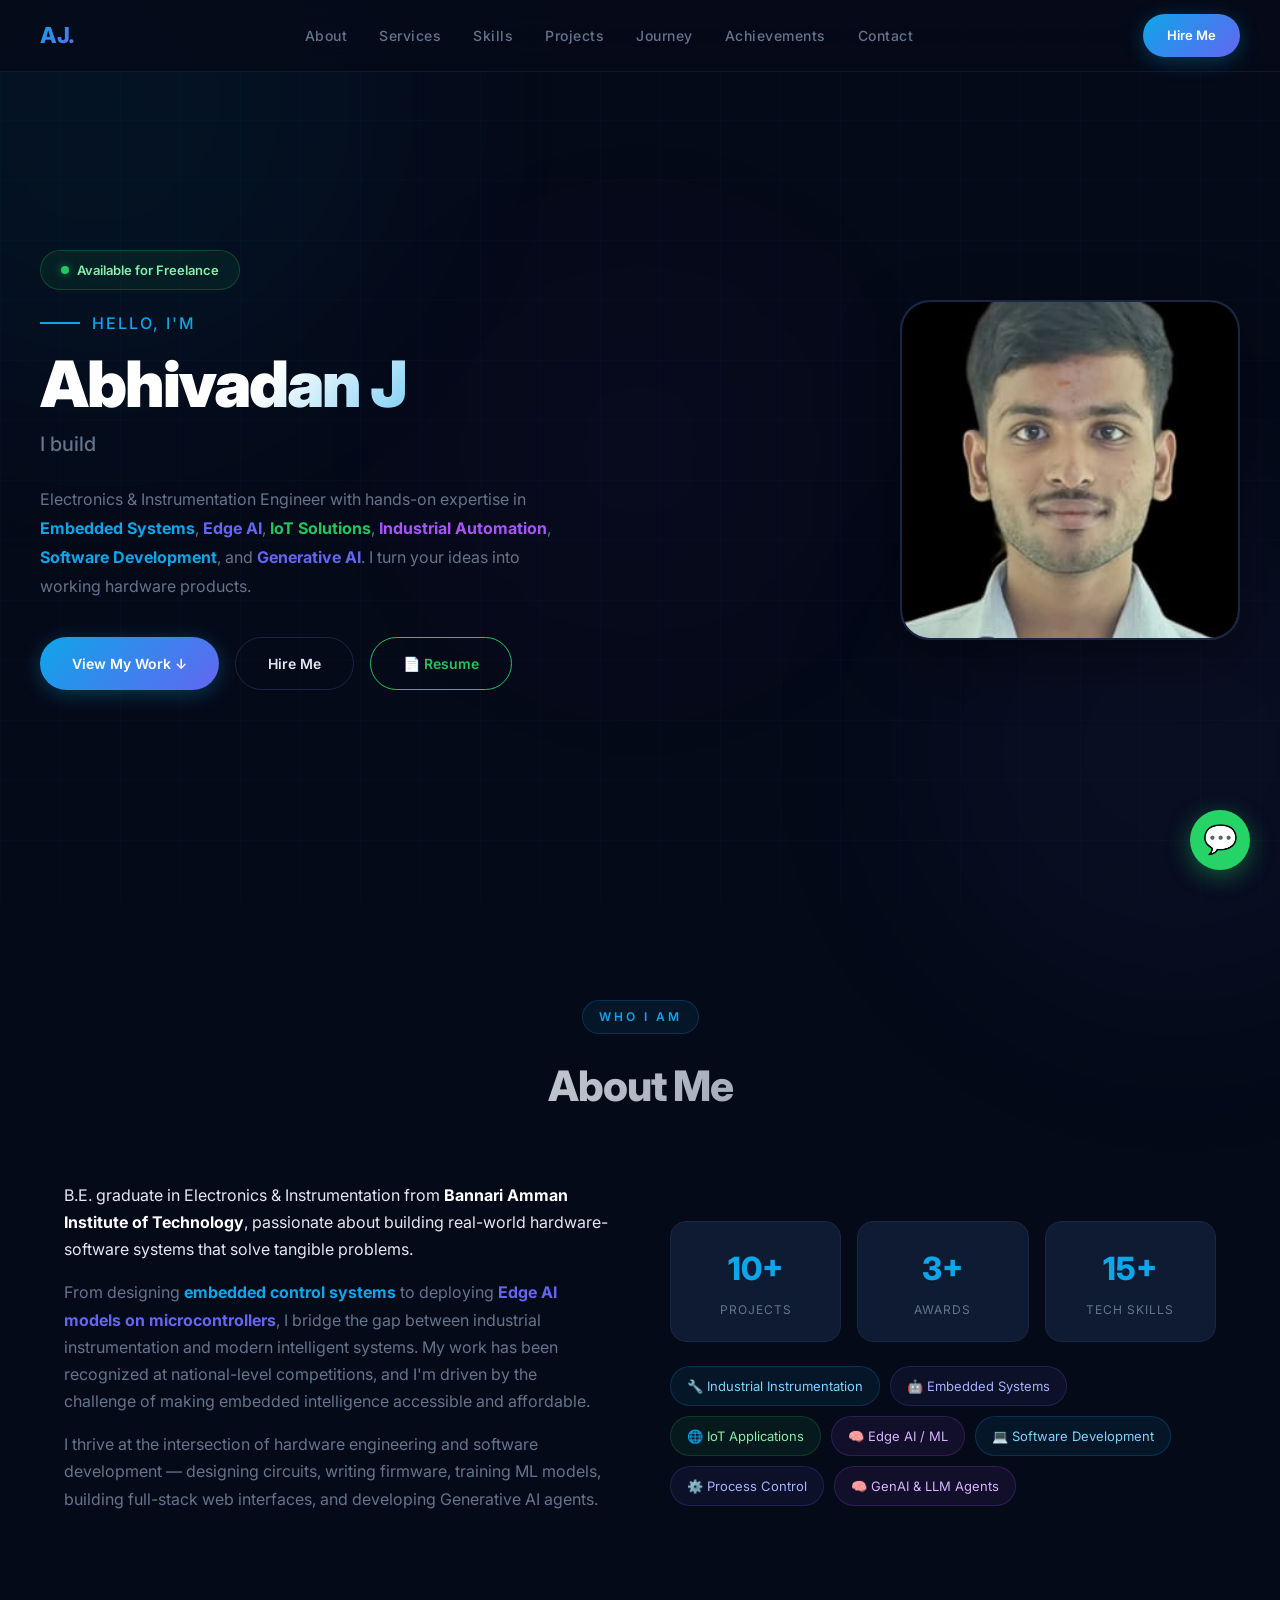
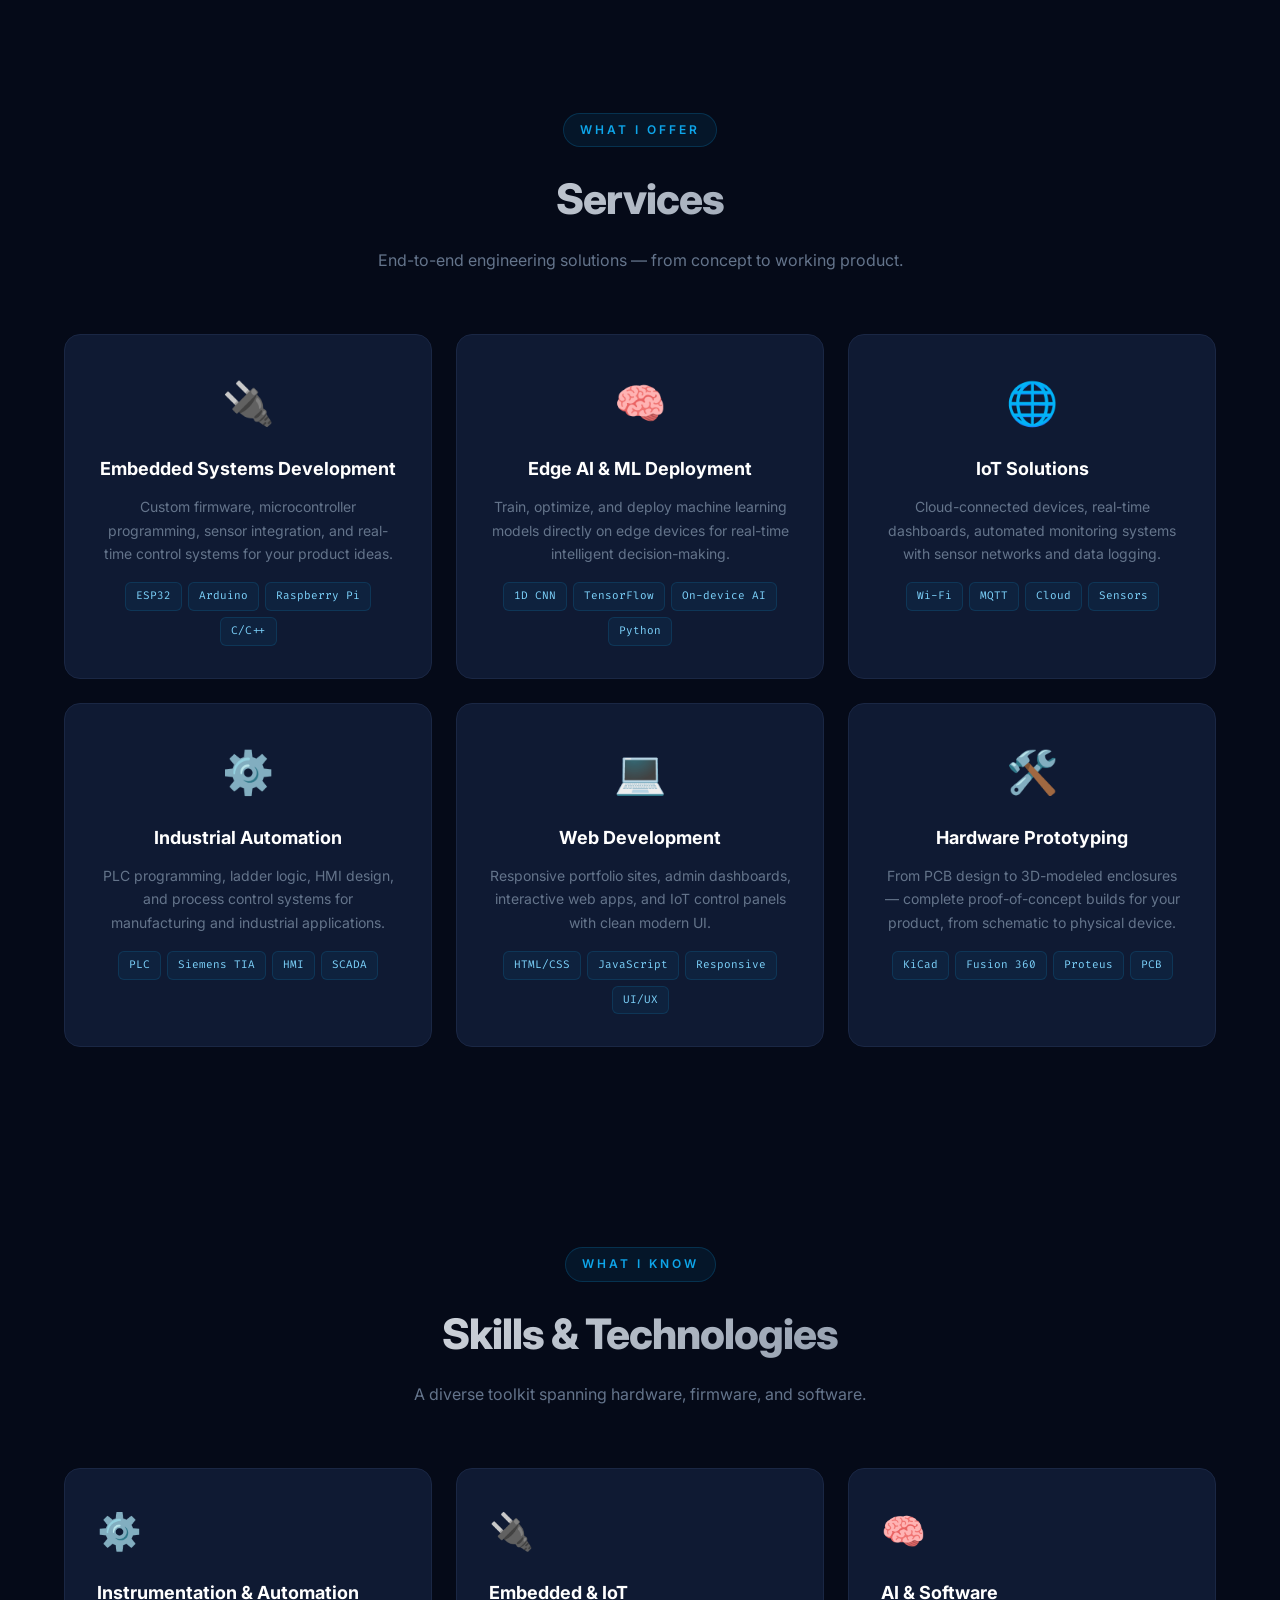
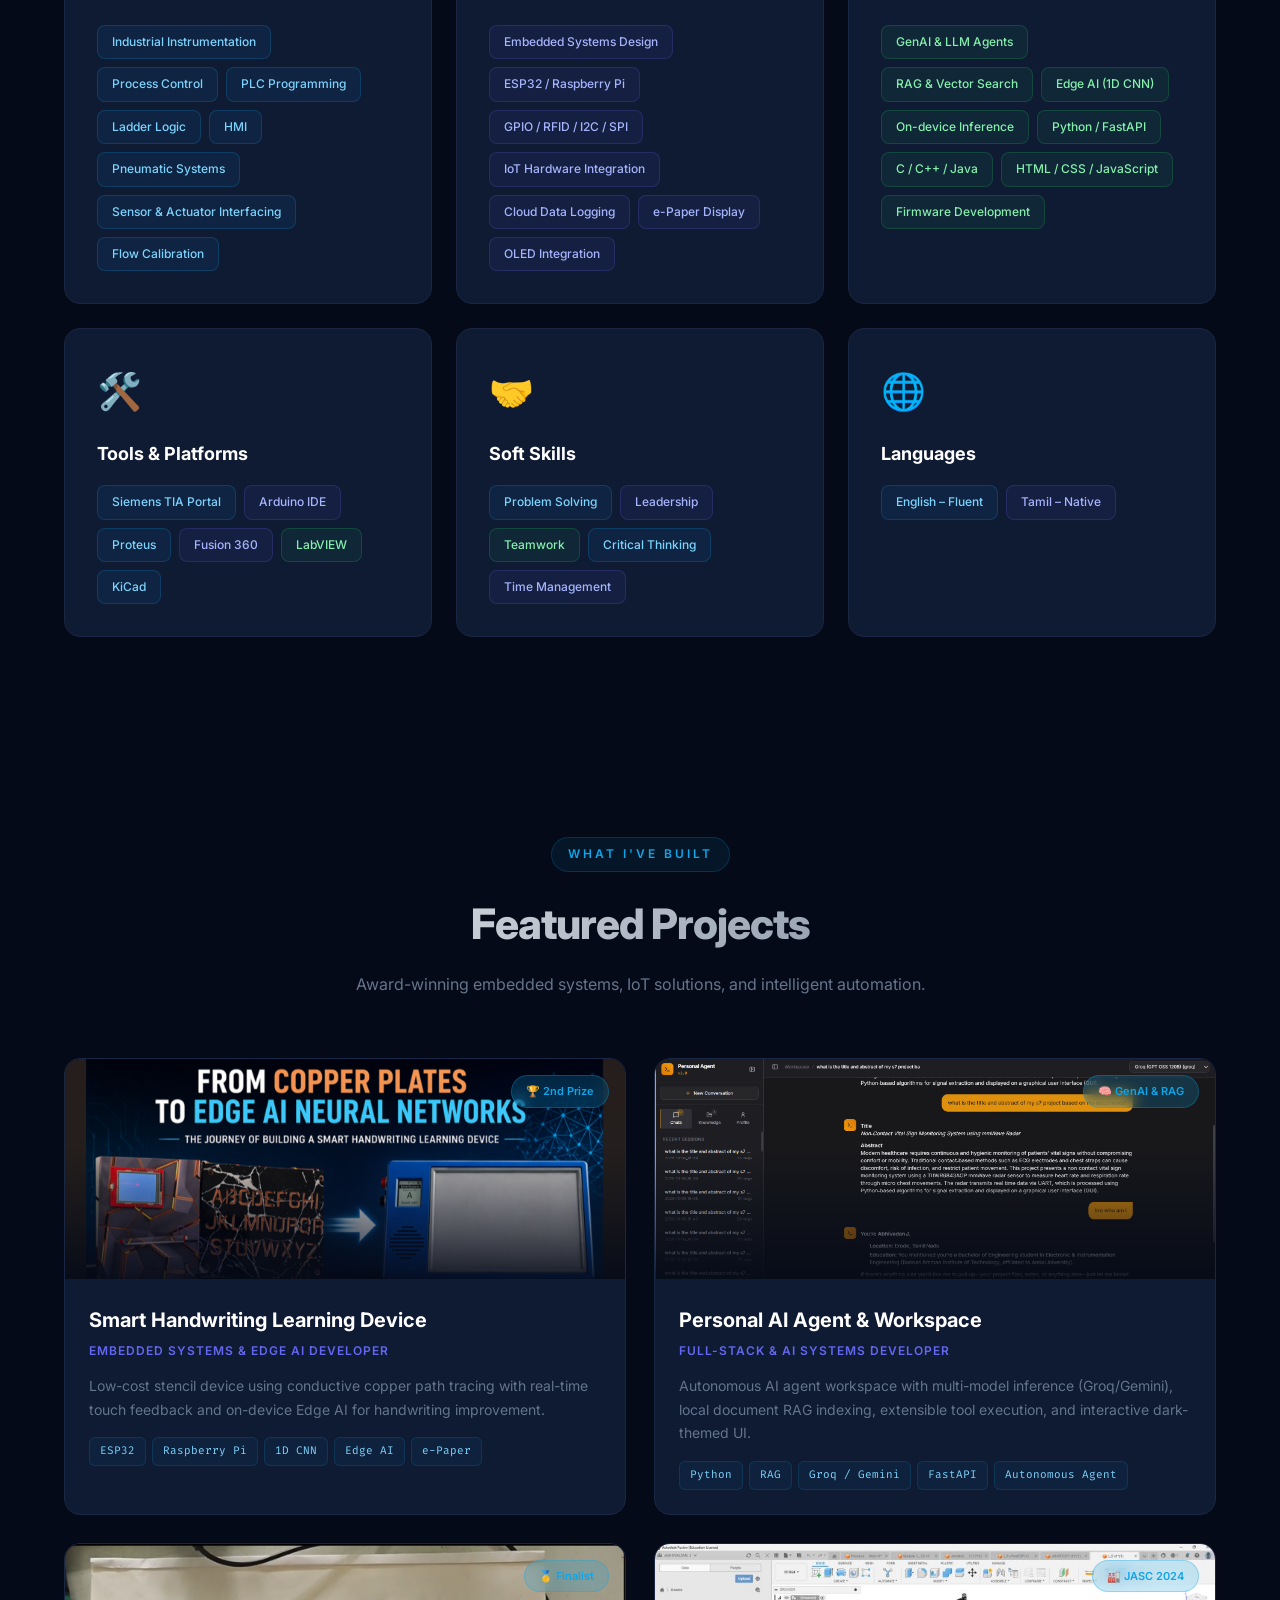
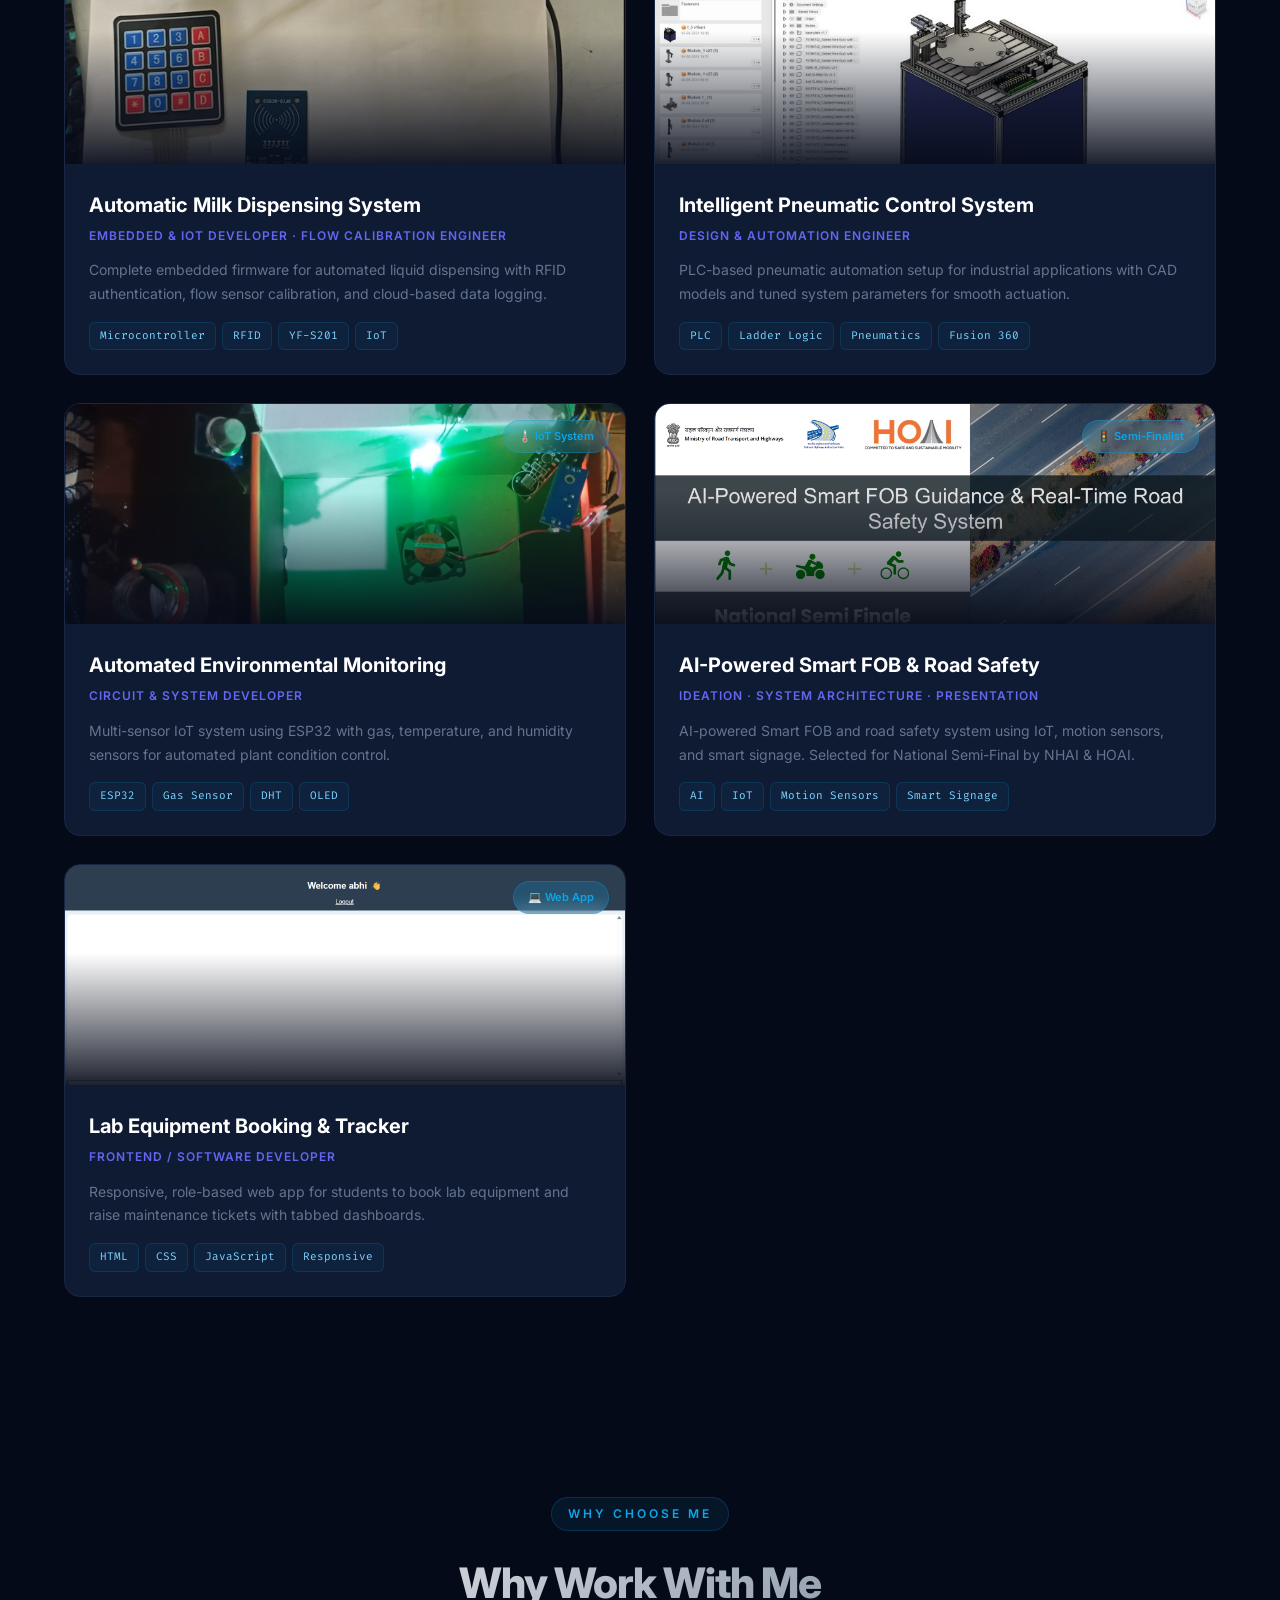
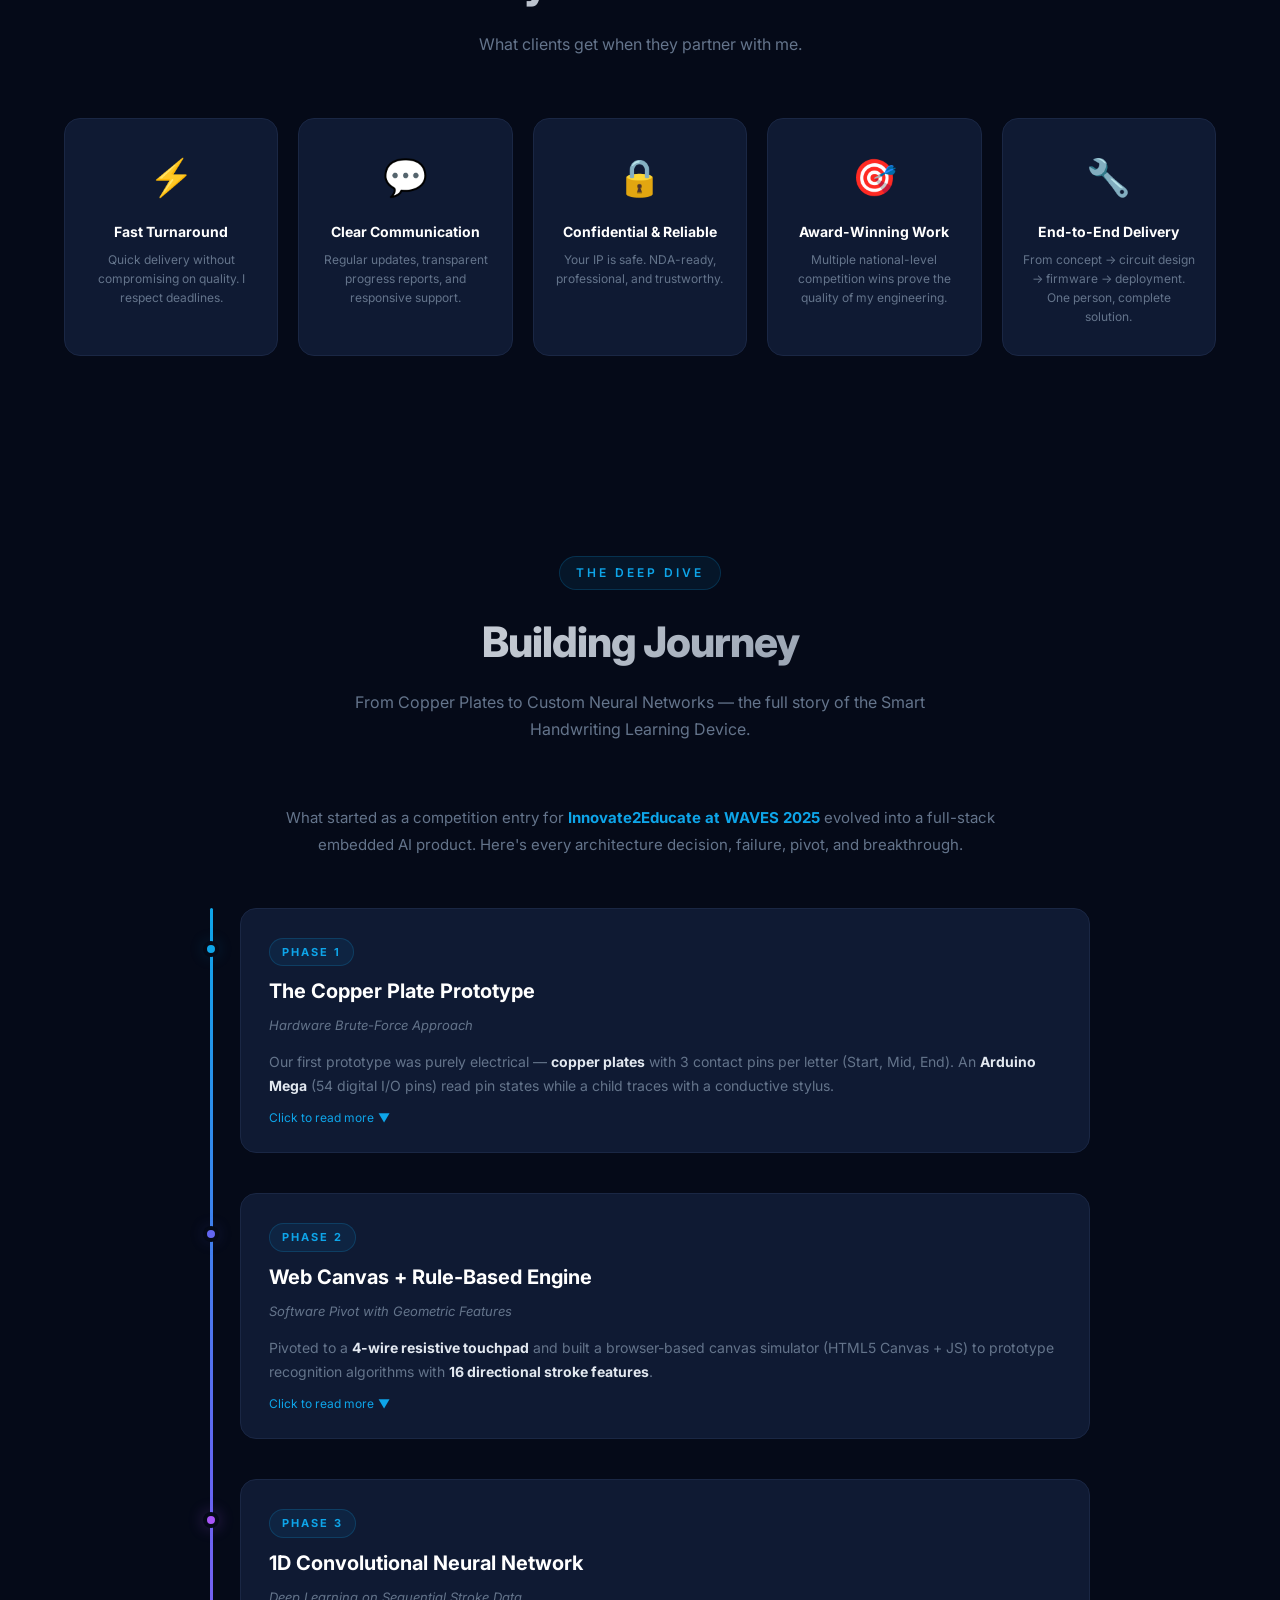
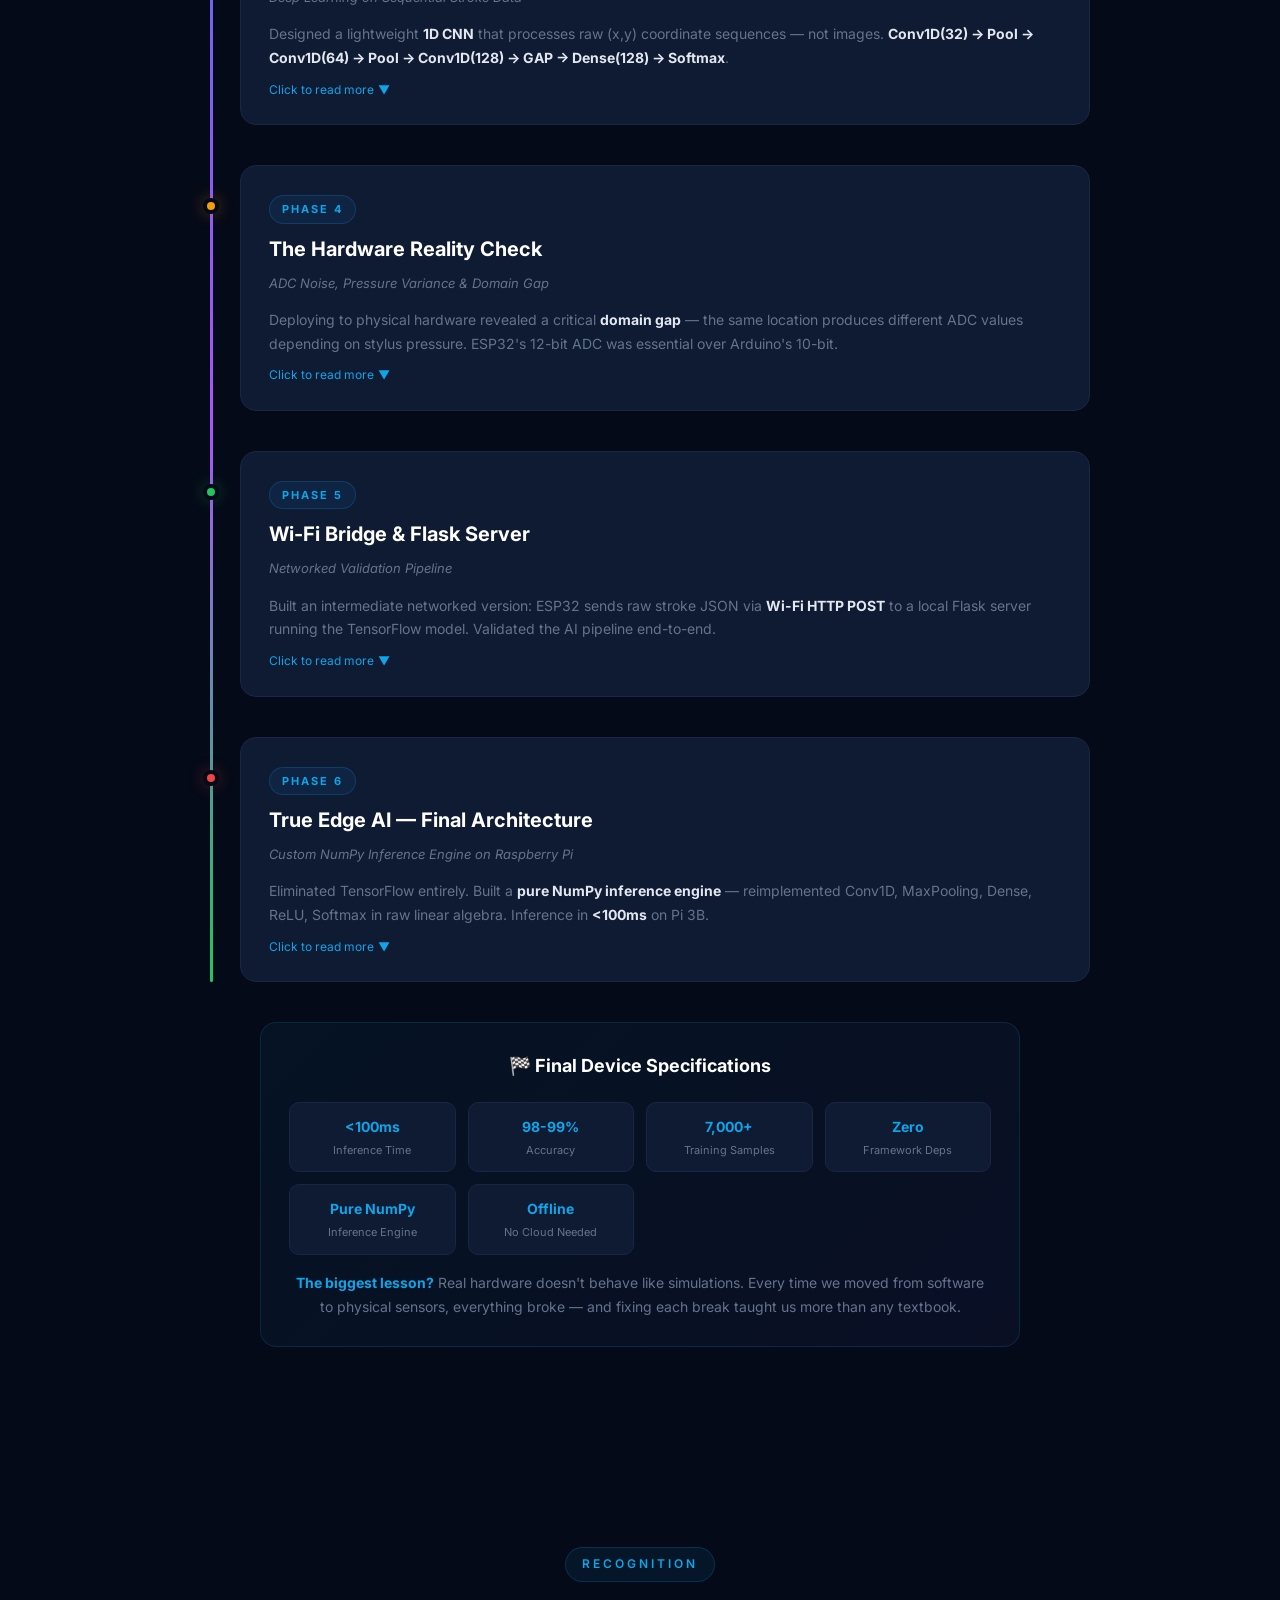
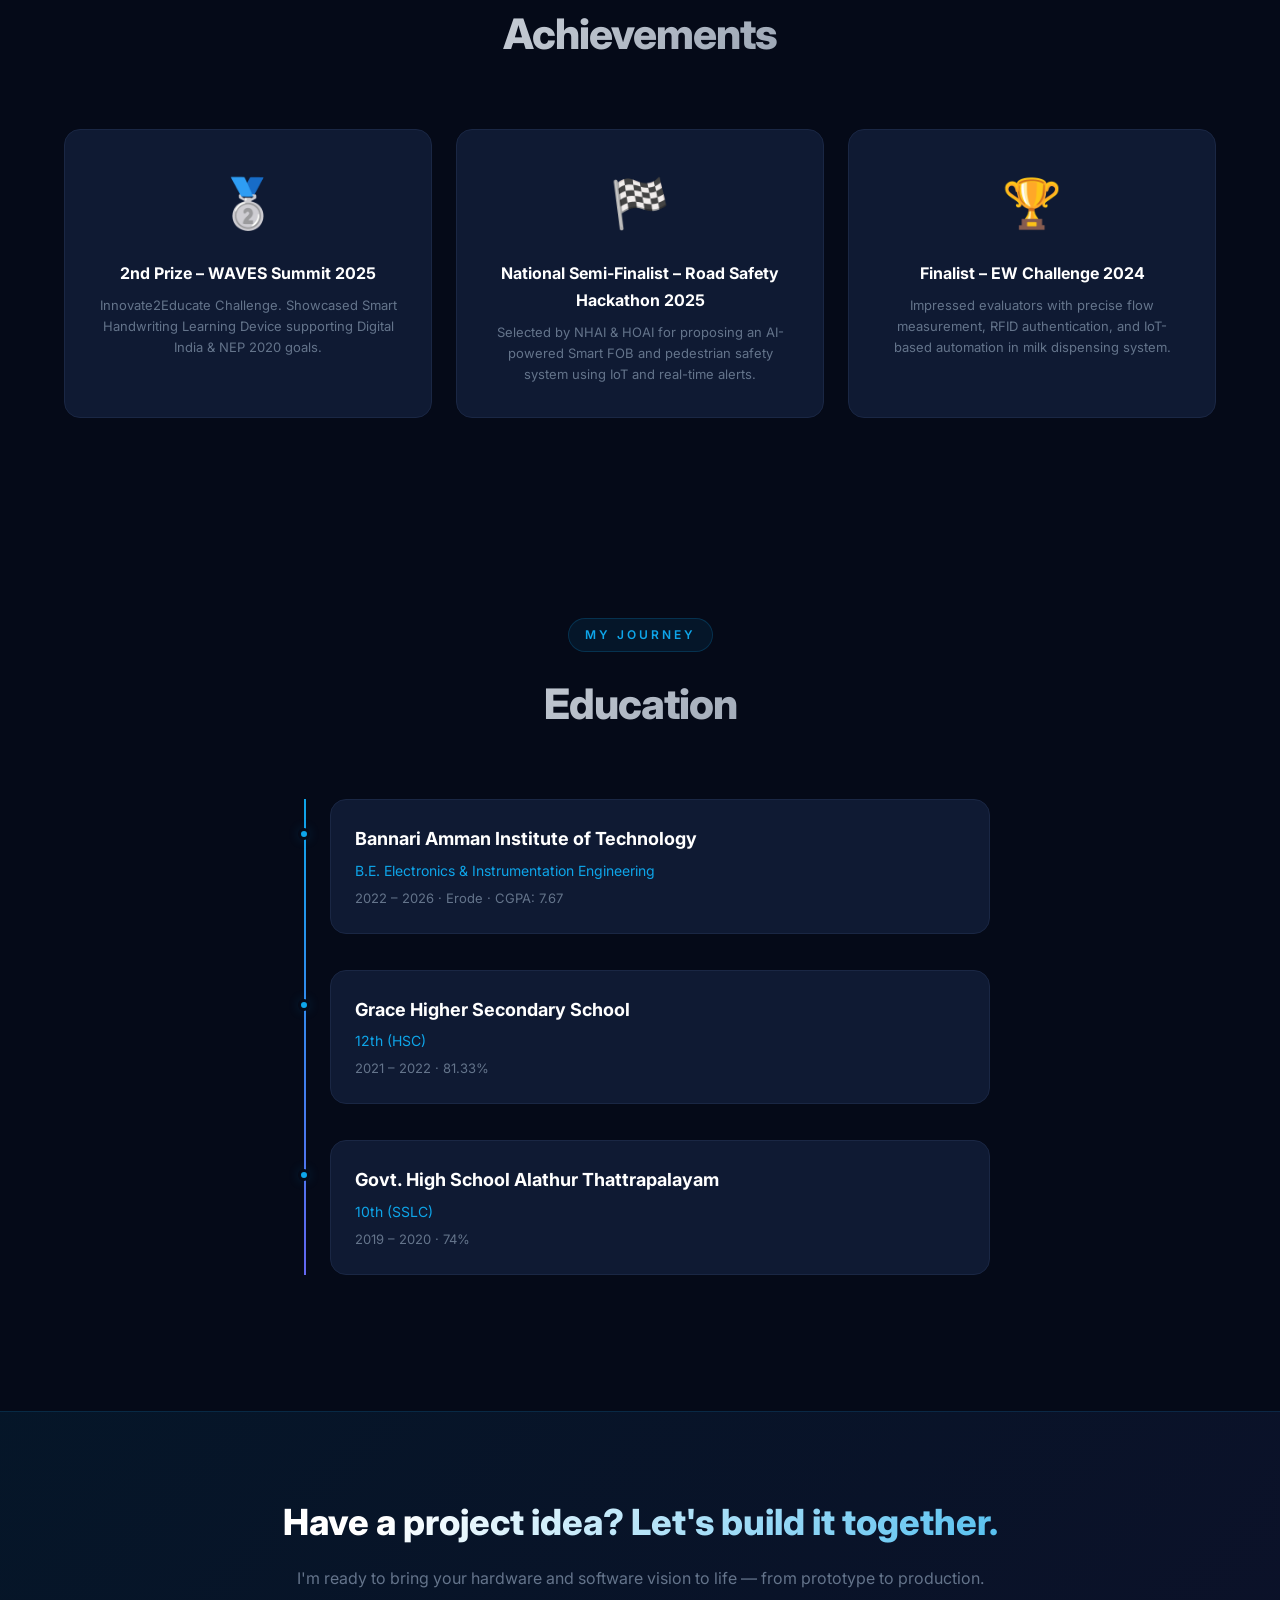
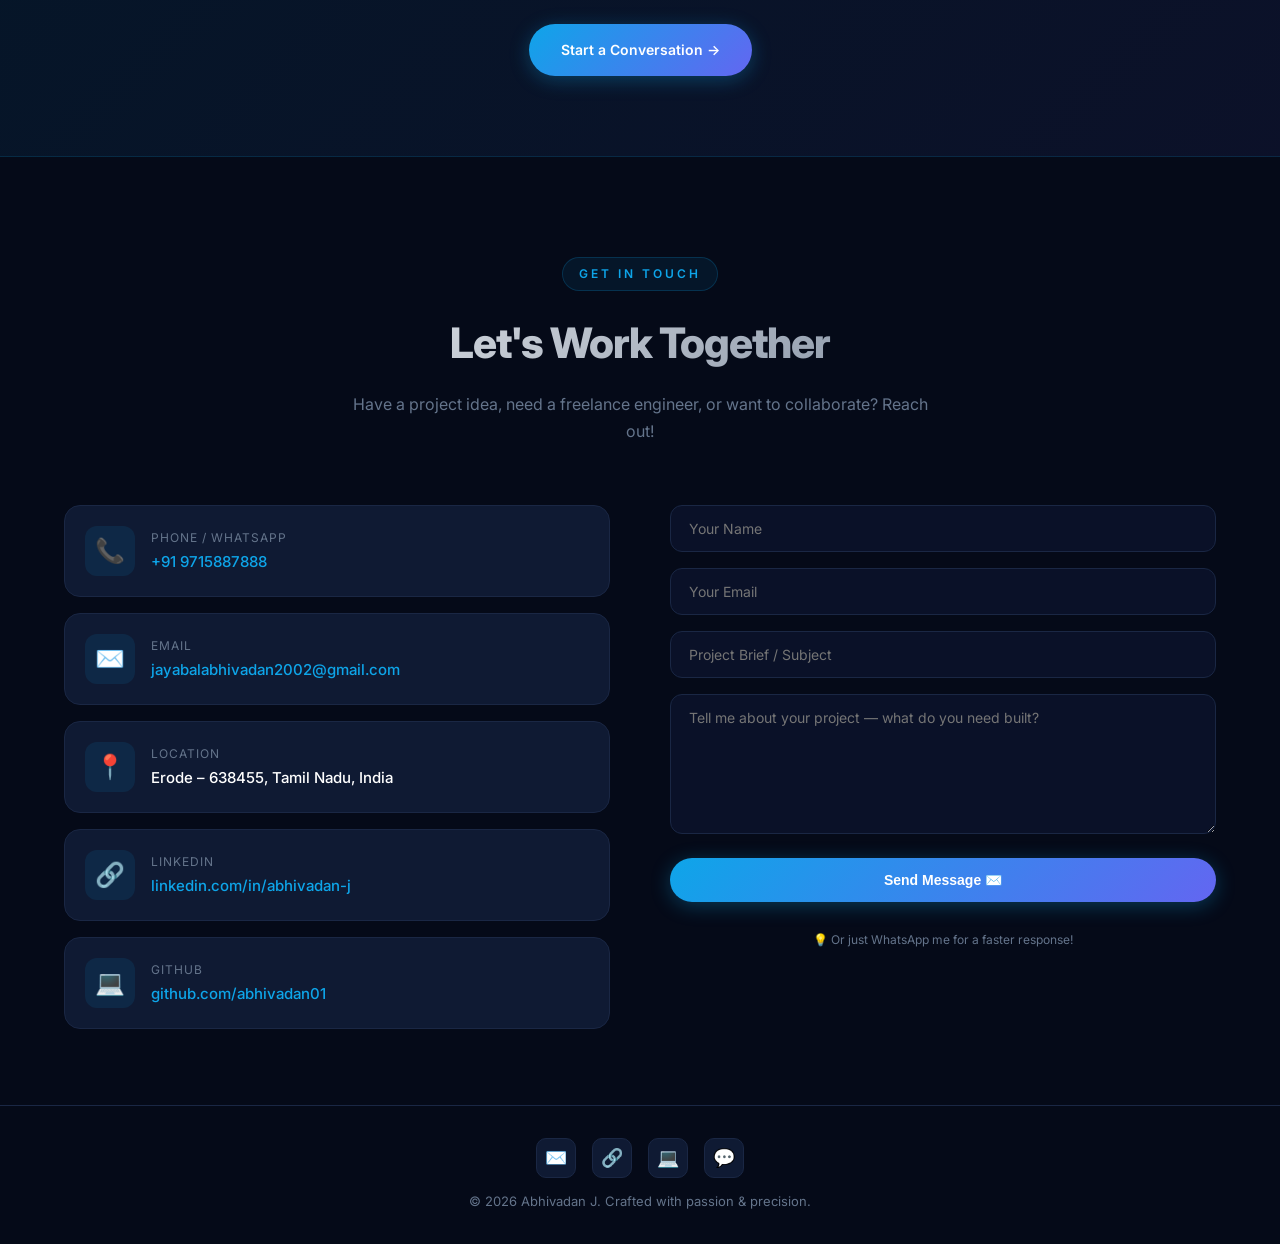
<file: index.html>
<!DOCTYPE html>
<html lang="en">
<head>
  <meta charset="UTF-8">
  <meta name="viewport" content="width=device-width, initial-scale=1.0">
  <meta name="description" content="Hire Abhivadan J – Freelance Embedded Systems, Edge AI, IoT & Industrial Automation Engineer. Custom firmware, hardware prototyping, and intelligent solutions.">
  <meta name="keywords" content="Embedded Systems, Edge AI, IoT, Industrial Automation, Freelance Engineer, ESP32, Raspberry Pi, PLC, PCB Design, Hardware Prototyping">
  <meta name="author" content="Abhivadan J">
  <link rel="canonical" href="https://abhivadan01.github.io/">
  
  <!-- Open Graph / LinkedIn Preview Tags -->
  <meta property="og:type" content="website">
  <meta property="og:url" content="https://abhivadan01.github.io/">
  <meta property="og:title" content="Abhivadan J | Embedded Systems, Edge AI & GenAI Engineer – Available for Freelance">
  <meta property="og:description" content="Freelance Electronics & Instrumentation Engineer. Custom embedded systems, Edge AI deployment, IoT solutions, and industrial automation.">
  <meta property="og:image" content="https://abhivadan01.github.io/assets/linkedin_thumbnail.png">
  
  <!-- Twitter Card -->
  <meta name="twitter:card" content="summary_large_image">
  <meta name="twitter:title" content="Abhivadan J | Embedded Systems, Edge AI & GenAI Engineer">
  <meta name="twitter:description" content="Freelance Embedded Systems, Edge AI & IoT Engineer. Let's build something amazing together.">
  <meta name="twitter:image" content="https://abhivadan01.github.io/assets/linkedin_thumbnail.png">
  
  <title>Abhivadan J | Freelance Embedded Systems, Edge AI & GenAI Engineer</title>
  <link rel="stylesheet" href="style.css">
  <link rel="icon" href="data:image/svg+xml,<svg xmlns='http://www.w3.org/2000/svg' viewBox='0 0 100 100'><text y='.9em' font-size='90'>⚡</text></svg>">
  
  <!-- Structured Data for SEO -->
  <script type="application/ld+json">
  {
    "@context": "https://schema.org",
    "@type": "Person",
    "name": "Abhivadan J",
    "url": "https://abhivadan01.github.io/",
    "jobTitle": "Embedded Systems & Edge AI Engineer",
    "description": "Freelance Electronics & Instrumentation Engineer specializing in Embedded Systems, Edge AI, IoT, and Industrial Automation.",
    "email": "jayabalabhivadan2002@gmail.com",
    "telephone": "+91-9715887888",
    "address": {
      "@type": "PostalAddress",
      "addressLocality": "Erode",
      "addressRegion": "Tamil Nadu",
      "addressCountry": "IN"
    },
    "sameAs": [
      "https://www.linkedin.com/in/abhivadan-j-3395ab285/",
      "https://github.com/abhivadan01"
    ],
    "knowsAbout": ["Embedded Systems", "Edge AI", "IoT", "Industrial Automation", "ESP32", "Raspberry Pi", "PLC Programming"]
  }
  </script>
</head>
<body>

  <!-- Background Effects -->
  <div class="bg-grid"></div>
  <div class="bg-glow g1"></div>
  <div class="bg-glow g2"></div>
  <div class="bg-glow g3"></div>

  <!-- ═══════ NAVBAR ═══════ -->
  <nav class="navbar" id="navbar">
    <a href="#hero" class="nav-logo">AJ.</a>
    <ul class="nav-links" id="navLinks">
      <li><a href="#about" class="active">About</a></li>
      <li><a href="#services">Services</a></li>
      <li><a href="#skills">Skills</a></li>
      <li><a href="#projects">Projects</a></li>
      <li><a href="#journey">Journey</a></li>
      <li><a href="#achievements">Achievements</a></li>
      <li><a href="#contact">Contact</a></li>
    </ul>
    <a href="#contact" class="nav-cta">Hire Me</a>
    <button class="hamburger" id="hamburger" aria-label="Menu">
      <span></span><span></span><span></span>
    </button>
  </nav>

  <!-- ═══════ HERO ═══════ -->
  <section class="hero" id="hero">
    <div class="hero-content">
      <div class="hero-text">
        <div class="freelance-badge fade-up"><span class="dot"></span> Available for Freelance</div>
        <div class="hero-greeting"><span class="line"></span>Hello, I'm</div>
        <h1 class="hero-name">Abhivadan J</h1>
        <p class="hero-role">I build <span class="typed" id="typedText"></span><span class="cursor" style="color:var(--accent);font-weight:100;">|</span></p>
        <p class="hero-desc">
          Electronics & Instrumentation Engineer with hands-on expertise in
          <strong style="color:var(--accent);">Embedded Systems</strong>,
          <strong style="color:var(--accent2);">Edge AI</strong>,
          <strong style="color:var(--green);">IoT Solutions</strong>,
          <strong style="color:var(--accent3);">Industrial Automation</strong>,
          <strong style="color:var(--accent);">Software Development</strong>, and
          <strong style="color:var(--accent2);">Generative AI</strong>.
          I turn your ideas into working hardware products.
        </p>
        <div class="hero-btns">
          <a href="#projects" class="btn-primary">View My Work ↓</a>
          <a href="#contact" class="btn-outline">Hire Me</a>
          <a href="assets/Abhivadan_J_Resume.pdf" download class="btn-outline" style="border-color:var(--green);color:var(--green);">📄 Resume</a>
        </div>
      </div>
      <div class="hero-image">
        <div class="hero-avatar">
          <img src="assets/profile/my image.png" alt="Abhivadan J" id="profileImg">
        </div>
      </div>
    </div>
  </section>

  <!-- ═══════ ABOUT ═══════ -->
  <section id="about">
    <div class="container">
      <div class="section-header fade-up">
        <span class="section-tag">Who I Am</span>
        <h2 class="section-title">About Me</h2>
      </div>
      <div class="about-grid">
        <div class="fade-up">
          <p class="about-text">
            B.E. graduate in Electronics & Instrumentation from <strong style="color:var(--white);">Bannari Amman Institute of Technology</strong>,
            passionate about building real-world hardware-software systems that solve tangible problems.
          </p>
          <p class="about-text" style="margin-top:16px; color:var(--muted);">
            From designing <strong style="color:var(--accent);">embedded control systems</strong> to deploying 
            <strong style="color:var(--accent2);">Edge AI models on microcontrollers</strong>, I bridge the gap between 
            industrial instrumentation and modern intelligent systems. My work has been recognized at national-level 
            competitions, and I'm driven by the challenge of making embedded intelligence accessible and affordable.
          </p>
          <p class="about-text" style="margin-top:16px; color:var(--muted);">
            I thrive at the intersection of hardware engineering and software development — designing circuits, 
            writing firmware, training ML models, building full-stack web interfaces, and developing Generative AI agents.
          </p>
        </div>
        <div class="fade-up">
          <div class="about-stats">
            <div class="stat-card">
              <div class="stat-number" data-target="10">0</div>
              <div class="stat-label">Projects</div>
            </div>
            <div class="stat-card">
              <div class="stat-number" data-target="3">0</div>
              <div class="stat-label">Awards</div>
            </div>
            <div class="stat-card">
              <div class="stat-number" data-target="15">0</div>
              <div class="stat-label">Tech Skills</div>
            </div>
          </div>
          <div style="margin-top:24px; display:flex; flex-wrap:wrap; gap:10px;">
            <span style="padding:8px 16px; border-radius:50px; font-size:13px; background:rgba(14,165,233,0.08); border:1px solid rgba(14,165,233,0.2); color:#7dd3fc;">🔧 Industrial Instrumentation</span>
            <span style="padding:8px 16px; border-radius:50px; font-size:13px; background:rgba(99,102,241,0.08); border:1px solid rgba(99,102,241,0.2); color:#a5b4fc;">🤖 Embedded Systems</span>
            <span style="padding:8px 16px; border-radius:50px; font-size:13px; background:rgba(34,197,94,0.08); border:1px solid rgba(34,197,94,0.2); color:#86efac;">🌐 IoT Applications</span>
            <span style="padding:8px 16px; border-radius:50px; font-size:13px; background:rgba(168,85,247,0.08); border:1px solid rgba(168,85,247,0.2); color:#d8b4fe;">🧠 Edge AI / ML</span>
            <span style="padding:8px 16px; border-radius:50px; font-size:13px; background:rgba(14,165,233,0.08); border:1px solid rgba(14,165,233,0.2); color:#7dd3fc;">💻 Software Development</span>
            <span style="padding:8px 16px; border-radius:50px; font-size:13px; background:rgba(99,102,241,0.08); border:1px solid rgba(99,102,241,0.2); color:#a5b4fc;">⚙️ Process Control</span>
            <span style="padding:8px 16px; border-radius:50px; font-size:13px; background:rgba(168,85,247,0.08); border:1px solid rgba(168,85,247,0.2); color:#d8b4fe;">🧠 GenAI &amp; LLM Agents</span>
          </div>
        </div>
      </div>
    </div>
  </section>

  <!-- ═══════ SERVICES ═══════ -->
  <section id="services">
    <div class="container">
      <div class="section-header fade-up">
        <span class="section-tag">What I Offer</span>
        <h2 class="section-title">Services</h2>
        <p class="section-subtitle">End-to-end engineering solutions — from concept to working product.</p>
      </div>
      <div class="services-grid">
        <div class="service-card fade-up">
          <div class="service-icon">🔌</div>
          <h3 class="service-title">Embedded Systems Development</h3>
          <p class="service-desc">Custom firmware, microcontroller programming, sensor integration, and real-time control systems for your product ideas.</p>
          <div class="service-tags">
            <span class="service-tag">ESP32</span>
            <span class="service-tag">Arduino</span>
            <span class="service-tag">Raspberry Pi</span>
            <span class="service-tag">C/C++</span>
          </div>
        </div>
        <div class="service-card fade-up">
          <div class="service-icon">🧠</div>
          <h3 class="service-title">Edge AI & ML Deployment</h3>
          <p class="service-desc">Train, optimize, and deploy machine learning models directly on edge devices for real-time intelligent decision-making.</p>
          <div class="service-tags">
            <span class="service-tag">1D CNN</span>
            <span class="service-tag">TensorFlow</span>
            <span class="service-tag">On-device AI</span>
            <span class="service-tag">Python</span>
          </div>
        </div>
        <div class="service-card fade-up">
          <div class="service-icon">🌐</div>
          <h3 class="service-title">IoT Solutions</h3>
          <p class="service-desc">Cloud-connected devices, real-time dashboards, automated monitoring systems with sensor networks and data logging.</p>
          <div class="service-tags">
            <span class="service-tag">Wi-Fi</span>
            <span class="service-tag">MQTT</span>
            <span class="service-tag">Cloud</span>
            <span class="service-tag">Sensors</span>
          </div>
        </div>
        <div class="service-card fade-up">
          <div class="service-icon">⚙️</div>
          <h3 class="service-title">Industrial Automation</h3>
          <p class="service-desc">PLC programming, ladder logic, HMI design, and process control systems for manufacturing and industrial applications.</p>
          <div class="service-tags">
            <span class="service-tag">PLC</span>
            <span class="service-tag">Siemens TIA</span>
            <span class="service-tag">HMI</span>
            <span class="service-tag">SCADA</span>
          </div>
        </div>
        <div class="service-card fade-up">
          <div class="service-icon">💻</div>
          <h3 class="service-title">Web Development</h3>
          <p class="service-desc">Responsive portfolio sites, admin dashboards, interactive web apps, and IoT control panels with clean modern UI.</p>
          <div class="service-tags">
            <span class="service-tag">HTML/CSS</span>
            <span class="service-tag">JavaScript</span>
            <span class="service-tag">Responsive</span>
            <span class="service-tag">UI/UX</span>
          </div>
        </div>
        <div class="service-card fade-up">
          <div class="service-icon">🛠️</div>
          <h3 class="service-title">Hardware Prototyping</h3>
          <p class="service-desc">From PCB design to 3D-modeled enclosures — complete proof-of-concept builds for your product, from schematic to physical device.</p>
          <div class="service-tags">
            <span class="service-tag">KiCad</span>
            <span class="service-tag">Fusion 360</span>
            <span class="service-tag">Proteus</span>
            <span class="service-tag">PCB</span>
          </div>
        </div>
      </div>
    </div>
  </section>

  <!-- ═══════ SKILLS ═══════ -->
  <section id="skills">
    <div class="container">
      <div class="section-header fade-up">
        <span class="section-tag">What I Know</span>
        <h2 class="section-title">Skills & Technologies</h2>
        <p class="section-subtitle">A diverse toolkit spanning hardware, firmware, and software.</p>
      </div>
      <div class="skills-grid">
        <div class="skill-category fade-up">
          <div class="skill-cat-icon">⚙️</div>
          <h3 class="skill-cat-title">Instrumentation & Automation</h3>
          <div class="skill-tags">
            <span class="skill-tag">Industrial Instrumentation</span>
            <span class="skill-tag">Process Control</span>
            <span class="skill-tag">PLC Programming</span>
            <span class="skill-tag">Ladder Logic</span>
            <span class="skill-tag">HMI</span>
            <span class="skill-tag">Pneumatic Systems</span>
            <span class="skill-tag">Sensor & Actuator Interfacing</span>
            <span class="skill-tag">Flow Calibration</span>
          </div>
        </div>
        <div class="skill-category fade-up">
          <div class="skill-cat-icon">🔌</div>
          <h3 class="skill-cat-title">Embedded & IoT</h3>
          <div class="skill-tags">
            <span class="skill-tag purple">Embedded Systems Design</span>
            <span class="skill-tag purple">ESP32 / Raspberry Pi</span>
            <span class="skill-tag purple">GPIO / RFID / I2C / SPI</span>
            <span class="skill-tag purple">IoT Hardware Integration</span>
            <span class="skill-tag purple">Cloud Data Logging</span>
            <span class="skill-tag purple">e-Paper Display</span>
            <span class="skill-tag purple">OLED Integration</span>
          </div>
        </div>
        <div class="skill-category fade-up">
          <div class="skill-cat-icon">🧠</div>
          <h3 class="skill-cat-title">AI & Software</h3>
          <div class="skill-tags">
            <span class="skill-tag green">GenAI & LLM Agents</span>
            <span class="skill-tag green">RAG & Vector Search</span>
            <span class="skill-tag green">Edge AI (1D CNN)</span>
            <span class="skill-tag green">On-device Inference</span>
            <span class="skill-tag green">Python / FastAPI</span>
            <span class="skill-tag green">C / C++ / Java</span>
            <span class="skill-tag green">HTML / CSS / JavaScript</span>
            <span class="skill-tag green">Firmware Development</span>
          </div>
        </div>
        <div class="skill-category fade-up">
          <div class="skill-cat-icon">🛠️</div>
          <h3 class="skill-cat-title">Tools & Platforms</h3>
          <div class="skill-tags">
            <span class="skill-tag">Siemens TIA Portal</span>
            <span class="skill-tag purple">Arduino IDE</span>
            <span class="skill-tag">Proteus</span>
            <span class="skill-tag purple">Fusion 360</span>
            <span class="skill-tag green">LabVIEW</span>
            <span class="skill-tag">KiCad</span>
          </div>
        </div>
        <div class="skill-category fade-up">
          <div class="skill-cat-icon">🤝</div>
          <h3 class="skill-cat-title">Soft Skills</h3>
          <div class="skill-tags">
            <span class="skill-tag">Problem Solving</span>
            <span class="skill-tag purple">Leadership</span>
            <span class="skill-tag green">Teamwork</span>
            <span class="skill-tag">Critical Thinking</span>
            <span class="skill-tag purple">Time Management</span>
          </div>
        </div>
        <div class="skill-category fade-up">
          <div class="skill-cat-icon">🌐</div>
          <h3 class="skill-cat-title">Languages</h3>
          <div class="skill-tags">
            <span class="skill-tag">English – Fluent</span>
            <span class="skill-tag purple">Tamil – Native</span>
          </div>
        </div>
      </div>
    </div>
  </section>

  <!-- ═══════ PROJECTS ═══════ -->
  <section id="projects">
    <div class="container">
      <div class="section-header fade-up">
        <span class="section-tag">What I've Built</span>
        <h2 class="section-title">Featured Projects</h2>
        <p class="section-subtitle">Award-winning embedded systems, IoT solutions, and intelligent automation.</p>
      </div>
      <div class="projects-grid">

        <!-- Project 1 -->
        <div class="project-card fade-up" onclick="openModal(0)">
          <div class="project-thumb">
            <img src="assets/projects/handwriting_device/thumbnail.png" alt="Smart Handwriting Learning Device">
            <div class="project-overlay"></div>
            <span class="project-badge">🏆 2nd Prize</span>
          </div>
          <div class="project-info">
            <h3 class="project-name">Smart Handwriting Learning Device</h3>
            <div class="project-role-tag">Embedded Systems & Edge AI Developer</div>
            <p class="project-desc">Low-cost stencil device using conductive copper path tracing with real-time touch feedback and on-device Edge AI for handwriting improvement.</p>
            <div class="project-tags">
              <span class="project-tag">ESP32</span>
              <span class="project-tag">Raspberry Pi</span>
              <span class="project-tag">1D CNN</span>
              <span class="project-tag">Edge AI</span>
              <span class="project-tag">e-Paper</span>
            </div>
          </div>
        </div>

        <!-- Project 2 -->
        <div class="project-card fade-up" onclick="openModal(1)">
          <div class="project-thumb">
            <img src="assets/projects/personal_agent/thumbnail.png" alt="Personal AI Agent & Autonomous Workspace">
            <div class="project-overlay"></div>
            <span class="project-badge">🧠 GenAI & RAG</span>
          </div>
          <div class="project-info">
            <h3 class="project-name">Personal AI Agent & Workspace</h3>
            <div class="project-role-tag">Full-Stack & AI Systems Developer</div>
            <p class="project-desc">Autonomous AI agent workspace with multi-model inference (Groq/Gemini), local document RAG indexing, extensible tool execution, and interactive dark-themed UI.</p>
            <div class="project-tags">
              <span class="project-tag">Python</span>
              <span class="project-tag">RAG</span>
              <span class="project-tag">Groq / Gemini</span>
              <span class="project-tag">FastAPI</span>
              <span class="project-tag">Autonomous Agent</span>
            </div>
          </div>
        </div>

        <!-- Project 3 -->
        <div class="project-card fade-up" onclick="openModal(2)">
          <div class="project-thumb">
            <img src="assets/projects/milk_dispensing/Screenshot 2026-04-24 151327.png" alt="Automatic Milk Dispensing System">
            <div class="project-overlay"></div>
            <span class="project-badge">🥇 Finalist</span>
          </div>
          <div class="project-info">
            <h3 class="project-name">Automatic Milk Dispensing System</h3>
            <div class="project-role-tag">Embedded & IoT Developer · Flow Calibration Engineer</div>
            <p class="project-desc">Complete embedded firmware for automated liquid dispensing with RFID authentication, flow sensor calibration, and cloud-based data logging.</p>
            <div class="project-tags">
              <span class="project-tag">Microcontroller</span>
              <span class="project-tag">RFID</span>
              <span class="project-tag">YF-S201</span>
              <span class="project-tag">IoT</span>
            </div>
          </div>
        </div>

        <!-- Project 4 -->
        <div class="project-card fade-up" onclick="openModal(3)">
          <div class="project-thumb">
            <img src="assets/projects/pneumatic_control/thumbnail.jpg" alt="Intelligent Pneumatic Control System">
            <div class="project-overlay"></div>
            <span class="project-badge">🏭 JASC 2024</span>
          </div>
          <div class="project-info">
            <h3 class="project-name">Intelligent Pneumatic Control System</h3>
            <div class="project-role-tag">Design & Automation Engineer</div>
            <p class="project-desc">PLC-based pneumatic automation setup for industrial applications with CAD models and tuned system parameters for smooth actuation.</p>
            <div class="project-tags">
              <span class="project-tag">PLC</span>
              <span class="project-tag">Ladder Logic</span>
              <span class="project-tag">Pneumatics</span>
              <span class="project-tag">Fusion 360</span>
            </div>
          </div>
        </div>

        <!-- Project 5 -->
        <div class="project-card fade-up" onclick="openModal(4)">
          <div class="project-thumb">
            <img src="assets/projects/environmental_monitoring/thumbnail.png" alt="Automated Environmental Monitoring System">
            <div class="project-overlay"></div>
            <span class="project-badge">🌡️ IoT System</span>
          </div>
          <div class="project-info">
            <h3 class="project-name">Automated Environmental Monitoring</h3>
            <div class="project-role-tag">Circuit & System Developer</div>
            <p class="project-desc">Multi-sensor IoT system using ESP32 with gas, temperature, and humidity sensors for automated plant condition control.</p>
            <div class="project-tags">
              <span class="project-tag">ESP32</span>
              <span class="project-tag">Gas Sensor</span>
              <span class="project-tag">DHT</span>
              <span class="project-tag">OLED</span>
            </div>
          </div>
        </div>

        <!-- Project 6 -->
        <div class="project-card fade-up" onclick="openModal(5)">
          <div class="project-thumb">
            <img src="assets/projects/smart_fob/thumbnail.png" alt="AI-Powered Smart FOB & Road Safety System">
            <div class="project-overlay"></div>
            <span class="project-badge">🚦 Semi-Finalist</span>
          </div>
          <div class="project-info">
            <h3 class="project-name">AI-Powered Smart FOB & Road Safety</h3>
            <div class="project-role-tag">Ideation · System Architecture · Presentation</div>
            <p class="project-desc">AI-powered Smart FOB and road safety system using IoT, motion sensors, and smart signage. Selected for National Semi-Final by NHAI & HOAI.</p>
            <div class="project-tags">
              <span class="project-tag">AI</span>
              <span class="project-tag">IoT</span>
              <span class="project-tag">Motion Sensors</span>
              <span class="project-tag">Smart Signage</span>
            </div>
          </div>
        </div>

        <!-- Project 7 -->
        <div class="project-card fade-up" onclick="openModal(6)">
          <div class="project-thumb">
            <img src="assets/projects/local_chat/thumbnail.png" alt="Lab Equipment Booking & Maintenance Tracker">
            <div class="project-overlay"></div>
            <span class="project-badge">💻 Web App</span>
          </div>
          <div class="project-info">
            <h3 class="project-name">Lab Equipment Booking & Tracker</h3>
            <div class="project-role-tag">Frontend / Software Developer</div>
            <p class="project-desc">Responsive, role-based web app for students to book lab equipment and raise maintenance tickets with tabbed dashboards.</p>
            <div class="project-tags">
              <span class="project-tag">HTML</span>
              <span class="project-tag">CSS</span>
              <span class="project-tag">JavaScript</span>
              <span class="project-tag">Responsive</span>
            </div>
          </div>
        </div>

      </div>
    </div>
  </section>

  <!-- ═══════ PROJECT MODAL ═══════ -->
  <div class="modal-overlay" id="projectModal">
    <div class="modal">
      <button class="modal-close" onclick="closeModal()">✕</button>
      <div class="modal-media" id="modalMedia"></div>
      <div class="modal-body" id="modalBody"></div>
    </div>
  </div>

  <!-- ═══════ WHY WORK WITH ME ═══════ -->
  <section id="why-me">
    <div class="container">
      <div class="section-header fade-up">
        <span class="section-tag">Why Choose Me</span>
        <h2 class="section-title">Why Work With Me</h2>
        <p class="section-subtitle">What clients get when they partner with me.</p>
      </div>
      <div class="why-grid">
        <div class="why-card fade-up">
          <div class="why-icon">⚡</div>
          <h4 class="why-title">Fast Turnaround</h4>
          <p class="why-desc">Quick delivery without compromising on quality. I respect deadlines.</p>
        </div>
        <div class="why-card fade-up">
          <div class="why-icon">💬</div>
          <h4 class="why-title">Clear Communication</h4>
          <p class="why-desc">Regular updates, transparent progress reports, and responsive support.</p>
        </div>
        <div class="why-card fade-up">
          <div class="why-icon">🔒</div>
          <h4 class="why-title">Confidential & Reliable</h4>
          <p class="why-desc">Your IP is safe. NDA-ready, professional, and trustworthy.</p>
        </div>
        <div class="why-card fade-up">
          <div class="why-icon">🎯</div>
          <h4 class="why-title">Award-Winning Work</h4>
          <p class="why-desc">Multiple national-level competition wins prove the quality of my engineering.</p>
        </div>
        <div class="why-card fade-up">
          <div class="why-icon">🔧</div>
          <h4 class="why-title">End-to-End Delivery</h4>
          <p class="why-desc">From concept → circuit design → firmware → deployment. One person, complete solution.</p>
        </div>
      </div>
    </div>
  </section>

  <!-- ═══════ JOURNEY ═══════ -->
  <section id="journey">
    <div class="container">
      <div class="section-header fade-up">
        <span class="section-tag">The Deep Dive</span>
        <h2 class="section-title">Building Journey</h2>
        <p class="section-subtitle">From Copper Plates to Custom Neural Networks — the full story of the Smart Handwriting Learning Device.</p>
      </div>
      <p class="journey-intro fade-up">
        What started as a competition entry for <strong>Innovate2Educate at WAVES 2025</strong> evolved into a full-stack embedded AI product. Here's every architecture decision, failure, pivot, and breakthrough.
      </p>
      <div class="journey-timeline">

        <!-- Phase 1 -->
        <div class="phase-card fade-up" onclick="this.classList.toggle('expanded')">
          <span class="phase-num">Phase 1</span>
          <h3 class="phase-title">The Copper Plate Prototype</h3>
          <p class="phase-subtitle">Hardware Brute-Force Approach</p>
          <p class="phase-summary">Our first prototype was purely electrical — <strong>copper plates</strong> with 3 contact pins per letter (Start, Mid, End). An <strong>Arduino Mega</strong> (54 digital I/O pins) read pin states while a child traces with a conductive stylus.</p>
          <div class="phase-detail"><div class="phase-detail-inner">
            <p>Each letter needed 3 GPIO pins, so 26 letters × 3 = <strong>78 pins</strong>. An Arduino Uno drove an SPI-based TFT LCD for the UI. The two boards communicated via Serial.</p>
            <pre>// V1 Legacy Code: Scaling to Tamil (200+ chars)
// would need 600+ physical pins!
const int numLetters = 26;
const int letterPins[numLetters][3] = {
  {22, 23, 24}, {23, 24, 25}, ...
};</pre>
            <span class="phase-result fail">❌ Fatal Flaw: Zero scalability — new languages = new copper plates</span>
          </div></div>
          <div class="phase-expand-hint">Click to read more <span class="arrow">▼</span></div>
        </div>

        <!-- Phase 2 -->
        <div class="phase-card fade-up" onclick="this.classList.toggle('expanded')">
          <span class="phase-num">Phase 2</span>
          <h3 class="phase-title">Web Canvas + Rule-Based Engine</h3>
          <p class="phase-subtitle">Software Pivot with Geometric Features</p>
          <p class="phase-summary">Pivoted to a <strong>4-wire resistive touchpad</strong> and built a browser-based canvas simulator (HTML5 Canvas + JS) to prototype recognition algorithms with <strong>16 directional stroke features</strong>.</p>
          <div class="phase-detail"><div class="phase-detail-inner">
            <p>Features: 8 cardinal directions (U, D, L, R, UL, UR, DL, DR), geometric properties (<code>isClosed</code>, <code>hasTopPeak</code>, <code>hasMiddleBar</code>), start/end position in a 3×3 grid, and shape properties like <code>aspectRatio</code>.</p>
            <p>Each letter had a hand-coded scoring function. E.g., Letter "A" gets +40 for <code>hasTopPeak</code>, +20 for diagonal strokes.</p>
            <span class="phase-result success">✅ ~80% accuracy for English A–Z</span><br>
            <span class="phase-result fail">❌ Collapsed on Tamil — couldn't distinguish 'அ' vs 'இ'</span>
          </div></div>
          <div class="phase-expand-hint">Click to read more <span class="arrow">▼</span></div>
        </div>

        <!-- Phase 3 -->
        <div class="phase-card fade-up" onclick="this.classList.toggle('expanded')">
          <span class="phase-num">Phase 3</span>
          <h3 class="phase-title">1D Convolutional Neural Network</h3>
          <p class="phase-subtitle">Deep Learning on Sequential Stroke Data</p>
          <p class="phase-summary">Designed a lightweight <strong>1D CNN</strong> that processes raw (x,y) coordinate sequences — not images. <strong>Conv1D(32) → Pool → Conv1D(64) → Pool → Conv1D(128) → GAP → Dense(128) → Softmax</strong>.</p>
          <div class="phase-detail"><div class="phase-detail-inner">
            <p><strong>Why 1D CNN, not 2D?</strong> A handwritten stroke is a time-series of (x,y) coordinates, not an image. 1D CNN processes the raw sequence → smaller model, faster inference, better generalization.</p>
            <p><strong>Preprocessing:</strong> Bounding-box normalization to [0,1] range, then arc-length resampling to exactly <strong>64 evenly-spaced points</strong> using <code>np.interp()</code>.</p>
            <p><strong>Data:</strong> ~7,000+ samples collected via web simulator, 3× augmentation, stratified 85/15 split.</p>
            <span class="phase-result success">✅ 98–99% validation accuracy on web canvas data</span>
          </div></div>
          <div class="phase-expand-hint">Click to read more <span class="arrow">▼</span></div>
        </div>

        <!-- Phase 4 -->
        <div class="phase-card fade-up" onclick="this.classList.toggle('expanded')">
          <span class="phase-num">Phase 4</span>
          <h3 class="phase-title">The Hardware Reality Check</h3>
          <p class="phase-subtitle">ADC Noise, Pressure Variance & Domain Gap</p>
          <p class="phase-summary">Deploying to physical hardware revealed a critical <strong>domain gap</strong> — the same location produces different ADC values depending on stylus pressure. ESP32's 12-bit ADC was essential over Arduino's 10-bit.</p>
          <div class="phase-detail"><div class="phase-detail-inner">
            <p><strong>The Problem:</strong> Raw coordinates clustered in a noisy band of ~2000–3999, not clean 0–1. Each coordinate averaged over <strong>10 consecutive ADC samples</strong> (oversampling), with a 200 ADC threshold filtering false touches.</p>
            <p><strong>Why ESP32:</strong> The 4-wire resistive protocol requires rapidly switching GPIOs between OUTPUT and INPUT. Arduino Uno's GPIO 34/35 are INPUT-ONLY, breaking the protocol.</p>
            <span class="phase-result pivot">⚠️ Fix: Re-collected thousands of real touchpad samples & retrained</span>
          </div></div>
          <div class="phase-expand-hint">Click to read more <span class="arrow">▼</span></div>
        </div>

        <!-- Phase 5 -->
        <div class="phase-card fade-up" onclick="this.classList.toggle('expanded')">
          <span class="phase-num">Phase 5</span>
          <h3 class="phase-title">Wi-Fi Bridge & Flask Server</h3>
          <p class="phase-subtitle">Networked Validation Pipeline</p>
          <p class="phase-summary">Built an intermediate networked version: ESP32 sends raw stroke JSON via <strong>Wi-Fi HTTP POST</strong> to a local Flask server running the TensorFlow model. Validated the AI pipeline end-to-end.</p>
          <div class="phase-detail"><div class="phase-detail-inner">
            <p>Architecture: <code>ESP32 → Wi-Fi HTTP POST → Flask (TensorFlow .h5) → Response → Arduino Uno → TFT Display</code></p>
            <p>This proved the concept worked but required a laptop running the server — not a standalone product.</p>
            <span class="phase-result pivot">⚠️ Works but requires laptop — need fully offline solution</span>
          </div></div>
          <div class="phase-expand-hint">Click to read more <span class="arrow">▼</span></div>
        </div>

        <!-- Phase 6 -->
        <div class="phase-card fade-up" onclick="this.classList.toggle('expanded')">
          <span class="phase-num">Phase 6</span>
          <h3 class="phase-title">True Edge AI — Final Architecture</h3>
          <p class="phase-subtitle">Custom NumPy Inference Engine on Raspberry Pi</p>
          <p class="phase-summary">Eliminated TensorFlow entirely. Built a <strong>pure NumPy inference engine</strong> — reimplemented Conv1D, MaxPooling, Dense, ReLU, Softmax in raw linear algebra. Inference in <strong>&lt;100ms</strong> on Pi 3B.</p>
          <div class="phase-detail"><div class="phase-detail-inner">
            <p><strong>Weight Extraction:</strong> Custom script loads Keras .h5, extracts all weight matrices and bias vectors into a single <code>.npz</code> file.</p>
            <p><strong>NumPy Layers:</strong> Conv1D with manual zero-padding + sliding-window dot product. MaxPooling via strided maximum. GlobalAveragePooling = <code>np.mean(x, axis=0)</code>.</p>
            <p><strong>Verification:</strong> Max output deviation vs TensorFlow: <strong>0.000001</strong> — mathematically identical.</p>
            <p><strong>Communication:</strong> USB Serial @ 9600 baud (115200 caused buffer overflow during audio playback). Audio via LM386 amplifier + Pi 3.5mm jack.</p>
            <span class="phase-result success">✅ Fully standalone, offline, boots as an appliance</span>
          </div></div>
          <div class="phase-expand-hint">Click to read more <span class="arrow">▼</span></div>
        </div>

      </div>

      <!-- Final Specs -->
      <div class="journey-final fade-up">
        <h4>🏁 Final Device Specifications</h4>
        <div class="journey-specs">
          <div class="spec-item"><div class="spec-val">&lt;100ms</div><div class="spec-key">Inference Time</div></div>
          <div class="spec-item"><div class="spec-val">98-99%</div><div class="spec-key">Accuracy</div></div>
          <div class="spec-item"><div class="spec-val">7,000+</div><div class="spec-key">Training Samples</div></div>
          <div class="spec-item"><div class="spec-val">Zero</div><div class="spec-key">Framework Deps</div></div>
          <div class="spec-item"><div class="spec-val">Pure NumPy</div><div class="spec-key">Inference Engine</div></div>
          <div class="spec-item"><div class="spec-val">Offline</div><div class="spec-key">No Cloud Needed</div></div>
        </div>
        <p style="margin-top:16px;"><strong>The biggest lesson?</strong> Real hardware doesn't behave like simulations. Every time we moved from software to physical sensors, everything broke — and fixing each break taught us more than any textbook.</p>
      </div>
    </div>
  </section>

  <!-- ═══════ ACHIEVEMENTS ═══════ -->
  <section id="achievements">
    <div class="container">
      <div class="section-header fade-up">
        <span class="section-tag">Recognition</span>
        <h2 class="section-title">Achievements</h2>
      </div>
      <div class="achievements-grid">
        <div class="achievement-card fade-up">
          <div class="ach-icon">🥈</div>
          <h4 class="ach-title">2nd Prize – WAVES Summit 2025</h4>
          <p class="ach-desc">Innovate2Educate Challenge. Showcased Smart Handwriting Learning Device supporting Digital India & NEP 2020 goals.</p>
        </div>
        <div class="achievement-card fade-up">
          <div class="ach-icon">🏁</div>
          <h4 class="ach-title">National Semi-Finalist – Road Safety Hackathon 2025</h4>
          <p class="ach-desc">Selected by NHAI & HOAI for proposing an AI-powered Smart FOB and pedestrian safety system using IoT and real-time alerts.</p>
        </div>
        <div class="achievement-card fade-up">
          <div class="ach-icon">🏆</div>
          <h4 class="ach-title">Finalist – EW Challenge 2024</h4>
          <p class="ach-desc">Impressed evaluators with precise flow measurement, RFID authentication, and IoT-based automation in milk dispensing system.</p>
        </div>
      </div>
    </div>
  </section>

  <!-- ═══════ EDUCATION ═══════ -->
  <section id="education">
    <div class="container">
      <div class="section-header fade-up">
        <span class="section-tag">My Journey</span>
        <h2 class="section-title">Education</h2>
      </div>
      <div class="edu-timeline">
        <div class="edu-item fade-up">
          <div class="edu-inst">Bannari Amman Institute of Technology</div>
          <div class="edu-deg">B.E. Electronics & Instrumentation Engineering</div>
          <div class="edu-year">2022 – 2026 · Erode · CGPA: 7.67</div>
        </div>
        <div class="edu-item fade-up">
          <div class="edu-inst">Grace Higher Secondary School</div>
          <div class="edu-deg">12th (HSC)</div>
          <div class="edu-year">2021 – 2022 · 81.33%</div>
        </div>
        <div class="edu-item fade-up">
          <div class="edu-inst">Govt. High School Alathur Thattrapalayam</div>
          <div class="edu-deg">10th (SSLC)</div>
          <div class="edu-year">2019 – 2020 · 74%</div>
        </div>
      </div>
    </div>
  </section>

  <!-- ═══════ CTA BANNER ═══════ -->
  <div class="cta-banner fade-up">
    <h2>Have a project idea? Let's build it together.</h2>
    <p>I'm ready to bring your hardware and software vision to life — from prototype to production.</p>
    <a href="#contact" class="btn-primary">Start a Conversation →</a>
  </div>

  <!-- ═══════ CONTACT ═══════ -->
  <section id="contact">
    <div class="container">
      <div class="section-header fade-up">
        <span class="section-tag">Get In Touch</span>
        <h2 class="section-title">Let's Work Together</h2>
        <p class="section-subtitle">Have a project idea, need a freelance engineer, or want to collaborate? Reach out!</p>
      </div>
      <div class="contact-content">
        <div class="fade-up">
          <div class="contact-info-card">
            <div class="contact-icon">📞</div>
            <div><div class="contact-label">Phone / WhatsApp</div><div class="contact-value"><a href="https://wa.me/919715887888?text=Hi%20Abhivadan!%20I%20found%20your%20portfolio%20and%20would%20like%20to%20discuss%20a%20project." target="_blank">+91 9715887888</a></div></div>
          </div>
          <div class="contact-info-card">
            <div class="contact-icon">✉️</div>
            <div><div class="contact-label">Email</div><div class="contact-value"><a href="mailto:jayabalabhivadan2002@gmail.com">jayabalabhivadan2002@gmail.com</a></div></div>
          </div>
          <div class="contact-info-card">
            <div class="contact-icon">📍</div>
            <div><div class="contact-label">Location</div><div class="contact-value">Erode – 638455, Tamil Nadu, India</div></div>
          </div>
          <div class="contact-info-card">
            <div class="contact-icon">🔗</div>
            <div><div class="contact-label">LinkedIn</div><div class="contact-value"><a href="https://www.linkedin.com/in/abhivadan-j-3395ab285/" target="_blank">linkedin.com/in/abhivadan-j</a></div></div>
          </div>
          <div class="contact-info-card">
            <div class="contact-icon">💻</div>
            <div><div class="contact-label">GitHub</div><div class="contact-value"><a href="https://github.com/abhivadan01" target="_blank">github.com/abhivadan01</a></div></div>
          </div>
        </div>
        <form class="contact-form fade-up" action="https://formspree.io/f/mkjggakj" method="POST" id="contactForm">
          <div class="form-group"><input type="text" name="name" placeholder="Your Name" required id="formName"></div>
          <div class="form-group"><input type="email" name="email" placeholder="Your Email" required id="formEmail"></div>
          <div class="form-group"><input type="text" name="subject" placeholder="Project Brief / Subject" id="formSubject"></div>
          <div class="form-group"><textarea name="message" placeholder="Tell me about your project — what do you need built?" required id="formMessage"></textarea></div>
          <button type="submit" class="btn-primary" style="width:100%;justify-content:center;">Send Message ✉️</button>
          <p style="font-size:12px; color:var(--muted); text-align:center; margin-top:12px;">💡 Or just WhatsApp me for a faster response!</p>
        </form>
      </div>
    </div>
  </section>

  <!-- ═══════ FOOTER ═══════ -->
  <footer class="footer">
    <div class="container">
      <div class="footer-socials">
        <a href="mailto:jayabalabhivadan2002@gmail.com" title="Email">✉️</a>
        <a href="https://www.linkedin.com/in/abhivadan-j-3395ab285/" target="_blank" title="LinkedIn">🔗</a>
        <a href="https://github.com/abhivadan01" target="_blank" title="GitHub">💻</a>
        <a href="https://wa.me/919715887888" target="_blank" title="WhatsApp">💬</a>
      </div>
      <p>© 2026 Abhivadan J. Crafted with passion & precision.</p>
    </div>
  </footer>

  <!-- ═══════ WHATSAPP FLOATING BUTTON ═══════ -->
  <a href="https://wa.me/919715887888?text=Hi%20Abhivadan!%20I%20saw%20your%20portfolio%20and%20I%27d%20like%20to%20discuss%20a%20project." 
     class="whatsapp-float" target="_blank" title="Chat on WhatsApp" aria-label="Chat on WhatsApp">
    💬
  </a>

  <script src="script.js"></script>
</body>
</html>
</file>
<file: style.css>
@import url('https://fonts.googleapis.com/css2?family=Inter:wght@300;400;500;600;700;800;900&family=Fira+Code:wght@400;500&display=swap');

:root {
  --bg: #050a18;
  --bg2: #0a1128;
  --card: #0f1a33;
  --card-hover: #142040;
  --border: #1a2744;
  --accent: #0ea5e9;
  --accent2: #6366f1;
  --accent3: #a855f7;
  --green: #22c55e;
  --text: #e2e8f0;
  --muted: #64748b;
  --white: #ffffff;
  --glow-blue: rgba(14,165,233,0.15);
  --glow-purple: rgba(99,102,241,0.15);
  --radius: 16px;
  --transition: 0.3s cubic-bezier(0.4,0,0.2,1);
}

*, *::before, *::after { box-sizing: border-box; margin: 0; padding: 0; }

html { scroll-behavior: smooth; scroll-padding-top: 80px; }

body {
  background: var(--bg);
  color: var(--text);
  font-family: 'Inter', sans-serif;
  line-height: 1.7;
  overflow-x: hidden;
}

/* ── SCROLLBAR ── */
::-webkit-scrollbar { width: 8px; }
::-webkit-scrollbar-track { background: var(--bg); }
::-webkit-scrollbar-thumb { background: var(--accent2); border-radius: 4px; }

/* ── BACKGROUND EFFECTS ── */
.bg-grid {
  position: fixed; inset: 0; z-index: 0; pointer-events: none;
  background-image:
    linear-gradient(rgba(14,165,233,0.03) 1px, transparent 1px),
    linear-gradient(90deg, rgba(14,165,233,0.03) 1px, transparent 1px);
  background-size: 60px 60px;
}

.bg-glow {
  position: fixed; z-index: 0; pointer-events: none; border-radius: 50%;
  filter: blur(120px); opacity: 0.4;
}
.bg-glow.g1 { width: 600px; height: 600px; top: -200px; left: -200px; background: var(--glow-blue); }
.bg-glow.g2 { width: 500px; height: 500px; bottom: -100px; right: -150px; background: var(--glow-purple); }
.bg-glow.g3 { width: 400px; height: 400px; top: 50%; left: 50%; transform: translate(-50%,-50%); background: rgba(168,85,247,0.08); }

/* ── NAVBAR ── */
.navbar {
  position: fixed; top: 0; left: 0; right: 0; z-index: 1000;
  padding: 0 40px; height: 72px;
  display: flex; align-items: center; justify-content: space-between;
  background: rgba(5,10,24,0.8);
  backdrop-filter: blur(20px); -webkit-backdrop-filter: blur(20px);
  border-bottom: 1px solid rgba(26,39,68,0.5);
  transition: var(--transition);
}
.navbar.scrolled { background: rgba(5,10,24,0.95); box-shadow: 0 4px 30px rgba(0,0,0,0.3); }
.nav-logo {
  font-size: 22px; font-weight: 800; letter-spacing: -0.5px;
  background: linear-gradient(135deg, var(--accent), var(--accent2));
  -webkit-background-clip: text; -webkit-text-fill-color: transparent;
  text-decoration: none;
}
.nav-links { display: flex; gap: 32px; list-style: none; }
.nav-links a {
  color: var(--muted); text-decoration: none; font-size: 14px; font-weight: 500;
  letter-spacing: 0.5px; transition: var(--transition); position: relative;
}
.nav-links a::after {
  content: ''; position: absolute; bottom: -4px; left: 0; width: 0; height: 2px;
  background: linear-gradient(90deg, var(--accent), var(--accent2));
  transition: width 0.3s ease;
}
.nav-links a:hover, .nav-links a.active { color: var(--white); }
.nav-links a:hover::after, .nav-links a.active::after { width: 100%; }

.nav-cta {
  padding: 10px 24px; border-radius: 50px; font-size: 13px; font-weight: 600;
  background: linear-gradient(135deg, var(--accent), var(--accent2));
  color: var(--white); text-decoration: none; transition: var(--transition);
  box-shadow: 0 4px 20px rgba(14,165,233,0.3);
}
.nav-cta:hover { transform: translateY(-2px); box-shadow: 0 6px 30px rgba(14,165,233,0.5); }

.hamburger { display: none; flex-direction: column; gap: 5px; cursor: pointer; background: none; border: none; padding: 4px; }
.hamburger span { width: 24px; height: 2px; background: var(--text); border-radius: 2px; transition: var(--transition); }

/* ── SECTIONS ── */
section { position: relative; z-index: 1; }
.container { max-width: 1200px; margin: 0 auto; padding: 0 24px; }

.section-header { text-align: center; margin-bottom: 60px; }
.section-tag {
  display: inline-block; font-size: 12px; font-weight: 600; letter-spacing: 3px;
  text-transform: uppercase; color: var(--accent);
  padding: 6px 16px; border-radius: 50px;
  background: rgba(14,165,233,0.08); border: 1px solid rgba(14,165,233,0.2);
  margin-bottom: 16px;
}
.section-title {
  font-size: 42px; font-weight: 800; letter-spacing: -1px;
  background: linear-gradient(135deg, var(--white) 0%, var(--muted) 100%);
  -webkit-background-clip: text; -webkit-text-fill-color: transparent;
}
.section-subtitle { font-size: 16px; color: var(--muted); margin-top: 12px; max-width: 600px; margin-inline: auto; }

/* ── HERO ── */
.hero {
  min-height: 100vh; display: flex; align-items: center; justify-content: center;
  padding: 120px 24px 80px; position: relative; overflow: hidden;
}
.hero-content { display: flex; align-items: center; gap: 80px; max-width: 1200px; width: 100%; }
.hero-text { flex: 1; }
.hero-greeting {
  font-size: 16px; font-weight: 500; color: var(--accent); letter-spacing: 2px;
  text-transform: uppercase; margin-bottom: 12px;
  display: flex; align-items: center; gap: 12px;
}
.hero-greeting .line { width: 40px; height: 2px; background: var(--accent); }
.hero-name {
  font-size: 64px; font-weight: 900; letter-spacing: -2px; line-height: 1.1;
  background: linear-gradient(135deg, var(--white) 30%, var(--accent) 70%, var(--accent2) 100%);
  -webkit-background-clip: text; -webkit-text-fill-color: transparent;
  margin-bottom: 8px;
}
.hero-role {
  font-size: 20px; font-weight: 500; color: var(--muted); margin-bottom: 24px;
}
.hero-role .typed { color: var(--accent); font-weight: 600; }
.hero-desc { font-size: 16px; color: var(--muted); max-width: 520px; margin-bottom: 36px; line-height: 1.8; }
.hero-btns { display: flex; gap: 16px; flex-wrap: wrap; }

.btn-primary {
  padding: 14px 32px; border-radius: 50px; font-size: 14px; font-weight: 600;
  background: linear-gradient(135deg, var(--accent), var(--accent2));
  color: var(--white); text-decoration: none; transition: var(--transition);
  box-shadow: 0 4px 20px rgba(14,165,233,0.3); border: none; cursor: pointer;
  display: inline-flex; align-items: center; gap: 8px;
}
.btn-primary:hover { transform: translateY(-3px); box-shadow: 0 8px 40px rgba(14,165,233,0.4); }

.btn-outline {
  padding: 14px 32px; border-radius: 50px; font-size: 14px; font-weight: 600;
  background: transparent; color: var(--text); text-decoration: none;
  border: 1px solid var(--border); transition: var(--transition); cursor: pointer;
  display: inline-flex; align-items: center; gap: 8px;
}
.btn-outline:hover { border-color: var(--accent); color: var(--accent); transform: translateY(-3px); }

.hero-image { flex-shrink: 0; position: relative; }
.hero-avatar {
  width: 340px; height: 340px; border-radius: 30px; overflow: hidden;
  border: 2px solid var(--border); position: relative;
  box-shadow: 0 20px 60px rgba(0,0,0,0.4);
}
.hero-avatar img { width: 100%; height: 100%; object-fit: cover; }
.hero-avatar::before {
  content: ''; position: absolute; inset: -2px; border-radius: 30px; padding: 2px; z-index: -1;
  background: linear-gradient(135deg, var(--accent), var(--accent2), var(--accent3));
}
.hero-float-badge {
  position: absolute; padding: 12px 20px; border-radius: 14px;
  background: var(--card); border: 1px solid var(--border);
  backdrop-filter: blur(10px); font-size: 13px; font-weight: 600; color: var(--text);
  box-shadow: 0 10px 30px rgba(0,0,0,0.3);
  display: flex; align-items: center; gap: 8px;
  animation: float 3s ease-in-out infinite;
}
.hero-float-badge.b1 { top: 20px; right: -60px; }
.hero-float-badge.b2 { bottom: 30px; left: -70px; animation-delay: 1.5s; }
.hero-float-badge .badge-icon { font-size: 20px; }

@keyframes float { 0%,100% { transform: translateY(0); } 50% { transform: translateY(-10px); } }

/* ── ABOUT ── */
#about { padding: 100px 0; }
.about-grid { display: grid; grid-template-columns: 1fr 1fr; gap: 60px; align-items: center; }
.about-stats { display: grid; grid-template-columns: repeat(3,1fr); gap: 16px; margin-top: 32px; }
.stat-card {
  text-align: center; padding: 20px; border-radius: var(--radius);
  background: var(--card); border: 1px solid var(--border); transition: var(--transition);
}
.stat-card:hover { border-color: var(--accent); transform: translateY(-4px); }
.stat-number { font-size: 32px; font-weight: 800; color: var(--accent); }
.stat-label { font-size: 12px; color: var(--muted); margin-top: 4px; text-transform: uppercase; letter-spacing: 1px; }
.about-text p { color: var(--muted); margin-bottom: 16px; font-size: 15px; }

/* ── SKILLS ── */
#skills { padding: 100px 0; }
.skills-grid { display: grid; grid-template-columns: repeat(3,1fr); gap: 24px; }
.skill-category {
  padding: 32px; border-radius: var(--radius); background: var(--card);
  border: 1px solid var(--border); transition: var(--transition); position: relative; overflow: hidden;
}
.skill-category::before {
  content: ''; position: absolute; top: 0; left: 0; right: 0; height: 3px;
  background: linear-gradient(90deg, var(--accent), var(--accent2)); opacity: 0; transition: var(--transition);
}
.skill-category:hover { border-color: var(--accent); transform: translateY(-6px); box-shadow: 0 20px 40px rgba(0,0,0,0.2); }
.skill-category:hover::before { opacity: 1; }
.skill-cat-icon { font-size: 36px; margin-bottom: 16px; }
.skill-cat-title { font-size: 18px; font-weight: 700; margin-bottom: 16px; color: var(--white); }
.skill-tags { display: flex; flex-wrap: wrap; gap: 8px; }
.skill-tag {
  font-size: 12px; font-weight: 500; padding: 6px 14px; border-radius: 8px;
  background: rgba(14,165,233,0.08); border: 1px solid rgba(14,165,233,0.2); color: #7dd3fc;
  transition: var(--transition);
}
.skill-tag:hover { background: rgba(14,165,233,0.15); transform: translateY(-2px); }
.skill-tag.purple { background: rgba(99,102,241,0.08); border-color: rgba(99,102,241,0.2); color: #a5b4fc; }
.skill-tag.purple:hover { background: rgba(99,102,241,0.15); }
.skill-tag.green { background: rgba(34,197,94,0.08); border-color: rgba(34,197,94,0.2); color: #86efac; }
.skill-tag.green:hover { background: rgba(34,197,94,0.15); }

/* ── PROJECTS ── */
#projects { padding: 100px 0; }
.projects-grid { display: grid; grid-template-columns: repeat(2,1fr); gap: 28px; }
.project-card {
  border-radius: var(--radius); background: var(--card); border: 1px solid var(--border);
  overflow: hidden; transition: var(--transition); cursor: pointer; position: relative;
}
.project-card:hover { transform: translateY(-8px); border-color: var(--accent); box-shadow: 0 20px 60px rgba(14,165,233,0.1); }
.project-thumb {
  width: 100%; height: 220px; overflow: hidden; position: relative;
  background: var(--bg2);
}
.project-thumb img { width: 100%; height: 100%; object-fit: cover; object-position: top center; transition: transform 0.5s ease; }
.project-card:hover .project-thumb img { transform: scale(1.05); }
.project-thumb .project-overlay {
  position: absolute; inset: 0;
  background: linear-gradient(180deg, transparent 40%, rgba(5,10,24,0.9) 100%);
}
.project-badge {
  position: absolute; top: 16px; right: 16px;
  padding: 6px 14px; border-radius: 50px; font-size: 11px; font-weight: 600;
  background: rgba(14,165,233,0.2); backdrop-filter: blur(8px);
  border: 1px solid rgba(14,165,233,0.3); color: var(--accent);
}
.project-info { padding: 24px; }
.project-name { font-size: 20px; font-weight: 700; color: var(--white); margin-bottom: 4px; }
.project-role-tag { font-size: 12px; font-weight: 600; color: var(--accent2); text-transform: uppercase; letter-spacing: 1px; margin-bottom: 12px; }
.project-desc { font-size: 14px; color: var(--muted); line-height: 1.7; margin-bottom: 16px; }
.project-tags { display: flex; flex-wrap: wrap; gap: 6px; }
.project-tag {
  font-size: 11px; font-family: 'Fira Code', monospace; padding: 4px 10px;
  border-radius: 6px; background: rgba(14,165,233,0.06); border: 1px solid rgba(14,165,233,0.15);
  color: #7dd3fc;
}

/* ── PROJECT MODAL ── */
.modal-overlay {
  position: fixed; inset: 0; z-index: 2000; background: rgba(0,0,0,0.8);
  backdrop-filter: blur(8px); display: none; align-items: center; justify-content: center;
  padding: 40px; opacity: 0; transition: opacity 0.3s ease;
}
.modal-overlay.active { display: flex; opacity: 1; }
.modal {
  background: var(--card); border: 1px solid var(--border); border-radius: 20px;
  max-width: 800px; width: 100%; max-height: 85vh; overflow-y: auto; position: relative;
  box-shadow: 0 40px 80px rgba(0,0,0,0.5);
}
.modal-close {
  position: absolute; top: 16px; right: 16px; z-index: 10;
  width: 40px; height: 40px; border-radius: 50%; background: rgba(255,255,255,0.1);
  border: 1px solid var(--border); color: var(--text); font-size: 18px;
  cursor: pointer; display: flex; align-items: center; justify-content: center;
  transition: var(--transition);
}
.modal-close:hover { background: rgba(255,255,255,0.2); }
.modal-media { width: 100%; height: 350px; overflow: hidden; border-radius: 20px 20px 0 0; background: var(--bg); }
.modal-media img, .modal-media video { width: 100%; height: 100%; object-fit: cover; object-position: top center; }
.modal-body { padding: 32px; }
.modal-body h2 { font-size: 28px; font-weight: 800; color: var(--white); margin-bottom: 8px; }
.modal-body .modal-role { font-size: 13px; font-weight: 600; color: var(--accent2); text-transform: uppercase; letter-spacing: 1.5px; margin-bottom: 16px; }
.modal-body .modal-award { display: inline-flex; align-items: center; gap: 8px; padding: 8px 16px; border-radius: 10px; background: rgba(14,165,233,0.1); border: 1px solid rgba(14,165,233,0.2); font-size: 13px; color: var(--accent); font-weight: 600; margin-bottom: 20px; }
.modal-body ul { padding-left: 20px; margin-bottom: 20px; }
.modal-body ul li { color: var(--muted); font-size: 14px; margin-bottom: 8px; line-height: 1.7; }
.modal-body ul li strong { color: var(--text); }

/* ── ACHIEVEMENTS ── */
#achievements { padding: 100px 0; }
.achievements-grid { display: grid; grid-template-columns: repeat(3,1fr); gap: 24px; }
.achievement-card {
  padding: 32px; border-radius: var(--radius); background: var(--card);
  border: 1px solid var(--border); text-align: center; transition: var(--transition);
  position: relative; overflow: hidden;
}
.achievement-card::before {
  content: ''; position: absolute; top: 0; left: 50%; transform: translateX(-50%);
  width: 60%; height: 3px;
  background: linear-gradient(90deg, var(--accent), var(--accent2)); opacity: 0; transition: var(--transition);
}
.achievement-card:hover { transform: translateY(-6px); border-color: var(--accent); }
.achievement-card:hover::before { opacity: 1; }
.ach-icon { font-size: 48px; margin-bottom: 16px; }
.ach-title { font-size: 16px; font-weight: 700; color: var(--white); margin-bottom: 8px; }
.ach-desc { font-size: 13px; color: var(--muted); line-height: 1.6; }

/* ── EDUCATION ── */
#education { padding: 100px 0; }
.edu-timeline { max-width: 700px; margin: 0 auto; position: relative; padding-left: 40px; }
.edu-timeline::before { content: ''; position: absolute; left: 14px; top: 0; bottom: 0; width: 2px; background: linear-gradient(180deg, var(--accent), var(--accent2)); }
.edu-item {
  position: relative; margin-bottom: 36px; padding: 24px;
  border-radius: var(--radius); background: var(--card); border: 1px solid var(--border);
  transition: var(--transition);
}
.edu-item:hover { border-color: var(--accent); transform: translateX(6px); }
.edu-item::before {
  content: ''; position: absolute; left: -33px; top: 28px;
  width: 12px; height: 12px; border-radius: 50%;
  background: var(--accent); border: 3px solid var(--bg);
  box-shadow: 0 0 12px var(--glow-blue);
}
.edu-inst { font-size: 18px; font-weight: 700; color: var(--white); }
.edu-deg { font-size: 14px; color: var(--accent); margin: 4px 0; }
.edu-year { font-size: 13px; color: var(--muted); }

/* ── CONTACT ── */
#contact { padding: 100px 0 60px; }
.contact-content { display: grid; grid-template-columns: 1fr 1fr; gap: 60px; }
.contact-info-card {
  display: flex; align-items: center; gap: 16px; padding: 20px;
  border-radius: var(--radius); background: var(--card); border: 1px solid var(--border);
  margin-bottom: 16px; transition: var(--transition);
}
.contact-info-card:hover { border-color: var(--accent); transform: translateX(6px); }
.contact-icon { font-size: 24px; width: 50px; height: 50px; border-radius: 12px; background: rgba(14,165,233,0.1); display: flex; align-items: center; justify-content: center; flex-shrink: 0; }
.contact-label { font-size: 12px; color: var(--muted); text-transform: uppercase; letter-spacing: 1px; }
.contact-value { font-size: 15px; color: var(--white); font-weight: 500; }
.contact-value a { color: var(--accent); text-decoration: none; }

.contact-form { display: flex; flex-direction: column; gap: 16px; }
.form-group input, .form-group textarea {
  width: 100%; padding: 14px 18px; border-radius: 12px;
  background: var(--bg2); border: 1px solid var(--border); color: var(--text);
  font-family: 'Inter', sans-serif; font-size: 14px; transition: var(--transition);
  outline: none;
}
.form-group input:focus, .form-group textarea:focus { border-color: var(--accent); box-shadow: 0 0 20px var(--glow-blue); }
.form-group textarea { min-height: 140px; resize: vertical; }

/* ── FOOTER ── */
.footer {
  padding: 32px 0; text-align: center; border-top: 1px solid var(--border);
  font-size: 13px; color: var(--muted);
}
.footer-socials { display: flex; justify-content: center; gap: 16px; margin-bottom: 12px; }
.footer-socials a {
  width: 40px; height: 40px; border-radius: 10px;
  background: var(--card); border: 1px solid var(--border);
  display: flex; align-items: center; justify-content: center;
  color: var(--muted); font-size: 18px; text-decoration: none; transition: var(--transition);
}
.footer-socials a:hover { color: var(--accent); border-color: var(--accent); transform: translateY(-3px); }

/* ── JOURNEY ── */
#journey { padding: 100px 0; }
.journey-intro { max-width: 760px; margin: 0 auto 50px; text-align: center; font-size: 15px; color: var(--muted); line-height: 1.8; }
.journey-intro strong { color: var(--accent); }
.journey-timeline { position: relative; max-width: 900px; margin: 0 auto; padding-left: 50px; }
.journey-timeline::before {
  content: ''; position: absolute; left: 20px; top: 0; bottom: 0; width: 3px;
  background: linear-gradient(180deg, var(--accent), var(--accent2), var(--accent3), var(--green));
  border-radius: 3px;
}
.phase-card {
  position: relative; margin-bottom: 40px; padding: 28px 28px 24px;
  border-radius: var(--radius); background: var(--card); border: 1px solid var(--border);
  transition: var(--transition); cursor: pointer;
}
.phase-card:hover { border-color: var(--accent); box-shadow: 0 10px 40px rgba(14,165,233,0.08); }
.phase-card::before {
  content: ''; position: absolute; left: -38px; top: 32px;
  width: 16px; height: 16px; border-radius: 50%;
  background: var(--accent); border: 4px solid var(--bg);
  box-shadow: 0 0 16px var(--glow-blue); z-index: 2;
}
.phase-card:nth-child(2)::before { background: var(--accent2); box-shadow: 0 0 16px var(--glow-purple); }
.phase-card:nth-child(3)::before { background: #a855f7; box-shadow: 0 0 16px rgba(168,85,247,0.3); }
.phase-card:nth-child(4)::before { background: #f59e0b; box-shadow: 0 0 16px rgba(245,158,11,0.3); }
.phase-card:nth-child(5)::before { background: var(--green); box-shadow: 0 0 16px rgba(34,197,94,0.3); }
.phase-card:nth-child(6)::before { background: #ef4444; box-shadow: 0 0 16px rgba(239,68,68,0.3); }
.phase-num {
  display: inline-block; font-size: 11px; font-weight: 700; letter-spacing: 2px;
  text-transform: uppercase; color: var(--accent); margin-bottom: 8px;
  padding: 4px 12px; border-radius: 50px;
  background: rgba(14,165,233,0.08); border: 1px solid rgba(14,165,233,0.2);
}
.phase-title { font-size: 20px; font-weight: 700; color: var(--white); margin-bottom: 6px; }
.phase-subtitle { font-size: 13px; color: var(--muted); margin-bottom: 14px; font-style: italic; }
.phase-summary { font-size: 14px; color: var(--muted); line-height: 1.7; }
.phase-summary strong { color: var(--text); }
.phase-detail {
  max-height: 0; overflow: hidden; transition: max-height 0.5s ease, margin-top 0.3s ease;
}
.phase-card.expanded .phase-detail { max-height: 1200px; margin-top: 16px; }
.phase-detail-inner {
  padding-top: 16px; border-top: 1px solid var(--border);
  font-size: 13px; color: var(--muted); line-height: 1.8;
}
.phase-detail-inner p { margin-bottom: 12px; }
.phase-detail-inner strong { color: var(--text); }
.phase-detail-inner code {
  font-family: 'Fira Code', monospace; font-size: 12px;
  background: rgba(14,165,233,0.06); padding: 2px 6px; border-radius: 4px; color: #7dd3fc;
}
.phase-detail-inner pre {
  background: var(--bg); border: 1px solid var(--border); border-radius: 10px;
  padding: 16px; margin: 12px 0; overflow-x: auto;
  font-family: 'Fira Code', monospace; font-size: 12px; color: #94a3b8; line-height: 1.6;
}
.phase-result {
  display: inline-flex; align-items: center; gap: 6px; padding: 6px 14px;
  border-radius: 8px; font-size: 12px; font-weight: 600; margin-top: 10px;
}
.phase-result.success { background: rgba(34,197,94,0.1); border: 1px solid rgba(34,197,94,0.2); color: #86efac; }
.phase-result.fail { background: rgba(239,68,68,0.1); border: 1px solid rgba(239,68,68,0.2); color: #fca5a5; }
.phase-result.pivot { background: rgba(245,158,11,0.1); border: 1px solid rgba(245,158,11,0.2); color: #fcd34d; }
.phase-expand-hint { font-size: 12px; color: var(--accent); margin-top: 10px; display: flex; align-items: center; gap: 4px; }
.phase-card.expanded .phase-expand-hint .arrow { transform: rotate(180deg); }
.phase-expand-hint .arrow { transition: transform 0.3s ease; display: inline-block; }

.journey-final {
  max-width: 760px; margin: 20px auto 0; padding: 28px; border-radius: var(--radius);
  background: linear-gradient(135deg, rgba(14,165,233,0.06), rgba(99,102,241,0.06));
  border: 1px solid rgba(14,165,233,0.15); text-align: center;
}
.journey-final h4 { font-size: 18px; font-weight: 700; color: var(--white); margin-bottom: 10px; }
.journey-final p { font-size: 14px; color: var(--muted); line-height: 1.7; }
.journey-final strong { color: var(--accent); }
.journey-specs { display: grid; grid-template-columns: repeat(auto-fit, minmax(160px,1fr)); gap: 12px; margin-top: 20px; }
.spec-item { padding: 12px; border-radius: 10px; background: var(--card); border: 1px solid var(--border); text-align: center; }
.spec-item .spec-val { font-size: 14px; font-weight: 700; color: var(--accent); }
.spec-item .spec-key { font-size: 11px; color: var(--muted); margin-top: 2px; }

/* ── ANIMATIONS ── */
.fade-up { opacity: 0; transform: translateY(30px); transition: opacity 0.6s ease, transform 0.6s ease; }
.fade-up.visible { opacity: 1; transform: translateY(0); }

/* ── FREELANCE BADGE ── */
.freelance-badge {
  display: inline-flex; align-items: center; gap: 8px;
  padding: 8px 20px; border-radius: 50px; font-size: 13px; font-weight: 600;
  background: rgba(34,197,94,0.08); border: 1px solid rgba(34,197,94,0.25);
  color: #86efac; margin-bottom: 20px; animation: badgePulse 2s ease-in-out infinite;
}
.freelance-badge .dot {
  width: 8px; height: 8px; border-radius: 50%; background: #22c55e;
  box-shadow: 0 0 8px rgba(34,197,94,0.6); animation: dotPulse 1.5s ease-in-out infinite;
}
@keyframes dotPulse { 0%,100% { opacity: 1; transform: scale(1); } 50% { opacity: 0.5; transform: scale(1.3); } }
@keyframes badgePulse { 0%,100% { box-shadow: 0 0 0 0 rgba(34,197,94,0); } 50% { box-shadow: 0 0 20px rgba(34,197,94,0.1); } }

/* ── SERVICES ── */
#services { padding: 100px 0; }
.services-grid { display: grid; grid-template-columns: repeat(3,1fr); gap: 24px; }
.service-card {
  padding: 32px; border-radius: var(--radius); background: var(--card);
  border: 1px solid var(--border); transition: var(--transition);
  position: relative; overflow: hidden; text-align: center;
}
.service-card::before {
  content: ''; position: absolute; top: 0; left: 0; right: 0; height: 3px;
  background: linear-gradient(90deg, var(--accent), var(--accent2)); opacity: 0; transition: var(--transition);
}
.service-card:hover {
  border-color: var(--accent); transform: translateY(-8px);
  box-shadow: 0 20px 40px rgba(14,165,233,0.1);
}
.service-card:hover::before { opacity: 1; }
.service-icon { font-size: 42px; margin-bottom: 16px; }
.service-title { font-size: 18px; font-weight: 700; color: var(--white); margin-bottom: 10px; }
.service-desc { font-size: 14px; color: var(--muted); line-height: 1.7; }
.service-tags { display: flex; flex-wrap: wrap; gap: 6px; margin-top: 16px; justify-content: center; }
.service-tag {
  font-size: 11px; font-family: 'Fira Code', monospace; padding: 4px 10px;
  border-radius: 6px; background: rgba(14,165,233,0.06); border: 1px solid rgba(14,165,233,0.15);
  color: #7dd3fc;
}

/* ── WHY WORK WITH ME ── */
#why-me { padding: 100px 0; }
.why-grid { display: grid; grid-template-columns: repeat(5,1fr); gap: 20px; }
.why-card {
  padding: 28px 20px; border-radius: var(--radius); background: var(--card);
  border: 1px solid var(--border); text-align: center; transition: var(--transition);
}
.why-card:hover { border-color: var(--accent); transform: translateY(-6px); box-shadow: 0 16px 40px rgba(14,165,233,0.08); }
.why-icon { font-size: 36px; margin-bottom: 12px; }
.why-title { font-size: 14px; font-weight: 700; color: var(--white); margin-bottom: 6px; }
.why-desc { font-size: 12px; color: var(--muted); line-height: 1.6; }

/* ── CTA BANNER ── */
.cta-banner {
  padding: 80px 24px; text-align: center;
  background: linear-gradient(135deg, rgba(14,165,233,0.08), rgba(99,102,241,0.08));
  border-top: 1px solid rgba(14,165,233,0.15); border-bottom: 1px solid rgba(14,165,233,0.15);
  position: relative; z-index: 1;
}
.cta-banner h2 {
  font-size: 36px; font-weight: 800; margin-bottom: 12px;
  background: linear-gradient(135deg, var(--white) 30%, var(--accent) 100%);
  -webkit-background-clip: text; -webkit-text-fill-color: transparent;
}
.cta-banner p { font-size: 16px; color: var(--muted); margin-bottom: 32px; }

/* ── WHATSAPP FLOAT ── */
.whatsapp-float {
  position: fixed; bottom: 30px; right: 30px; z-index: 999;
  width: 60px; height: 60px; border-radius: 50%;
  background: #25D366; display: flex; align-items: center; justify-content: center;
  box-shadow: 0 6px 24px rgba(37,211,102,0.4); transition: var(--transition);
  text-decoration: none; font-size: 28px;
  animation: whatsappBounce 2s ease-in-out infinite;
}
.whatsapp-float:hover { transform: scale(1.1); box-shadow: 0 8px 32px rgba(37,211,102,0.6); }
@keyframes whatsappBounce { 0%,100% { transform: translateY(0); } 50% { transform: translateY(-6px); } }

/* ── RESPONSIVE ── */
@media (max-width: 1024px) {
  .hero-content { flex-direction: column-reverse; text-align: center; gap: 40px; }
  .hero-name { font-size: 48px; }
  .hero-desc { margin-inline: auto; }
  .hero-btns { justify-content: center; }
  .hero-avatar { width: 260px; height: 260px; }
  .hero-float-badge.b1 { right: -30px; }
  .hero-float-badge.b2 { left: -30px; }
  .about-grid { grid-template-columns: 1fr; }
  .skills-grid { grid-template-columns: repeat(2,1fr); }
  .projects-grid { grid-template-columns: 1fr; }
  .achievements-grid { grid-template-columns: 1fr; }
  .contact-content { grid-template-columns: 1fr; }
  .services-grid { grid-template-columns: repeat(2,1fr); }
  .why-grid { grid-template-columns: repeat(3,1fr); }
}

@media (max-width: 768px) {
  .nav-links { display: none; position: absolute; top: 72px; left: 0; right: 0; flex-direction: column; background: rgba(5,10,24,0.98); padding: 24px; gap: 20px; border-bottom: 1px solid var(--border); }
  .nav-links.open { display: flex; }
  .hamburger { display: flex; }
  .nav-cta { display: none; }
  .hero-name { font-size: 36px; }
  .hero-role { font-size: 16px; }
  .section-title { font-size: 32px; }
  .skills-grid { grid-template-columns: 1fr; }
  .about-stats { grid-template-columns: repeat(3,1fr); }
  .modal { margin: 16px; }
  .modal-media { height: 220px; }
  .navbar { padding: 0 20px; }
  .services-grid { grid-template-columns: 1fr; }
  .why-grid { grid-template-columns: repeat(2,1fr); }
  .cta-banner h2 { font-size: 28px; }
  .whatsapp-float { width: 50px; height: 50px; font-size: 24px; bottom: 20px; right: 20px; }
}
</file>
